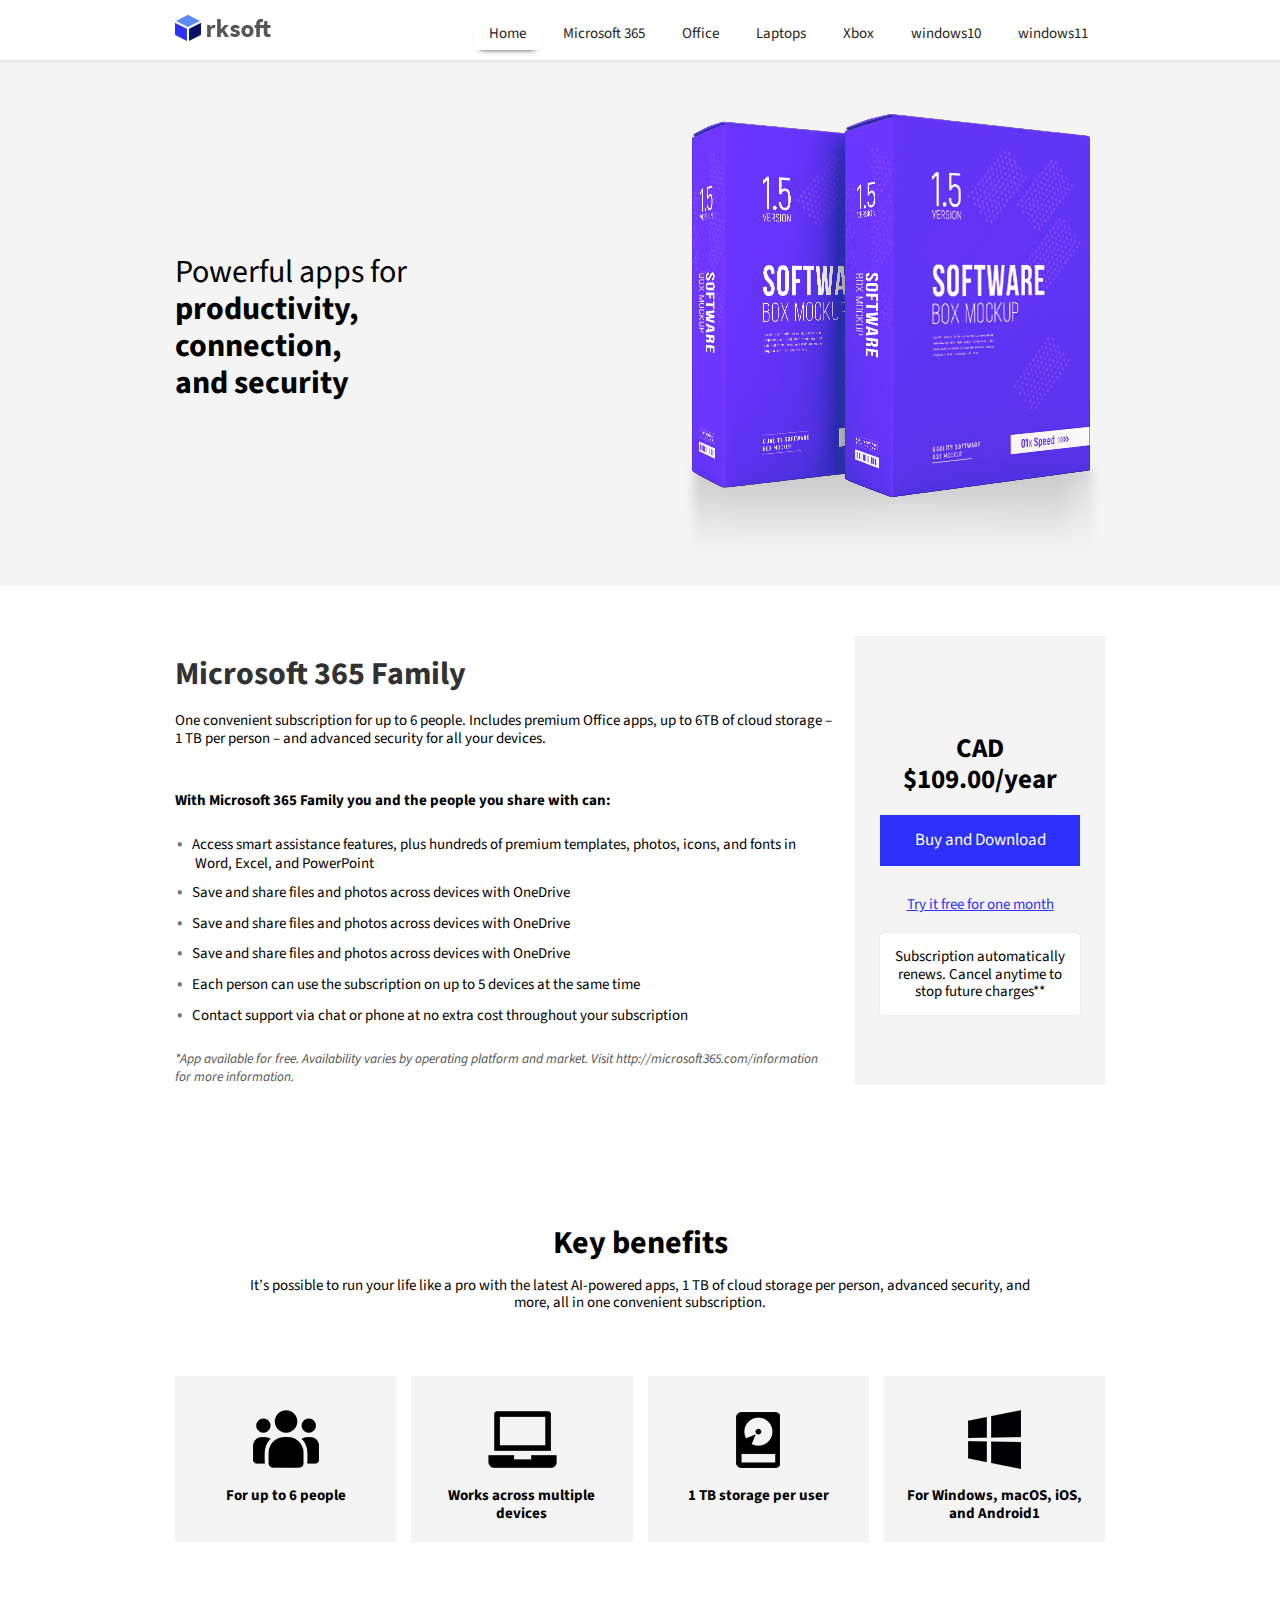
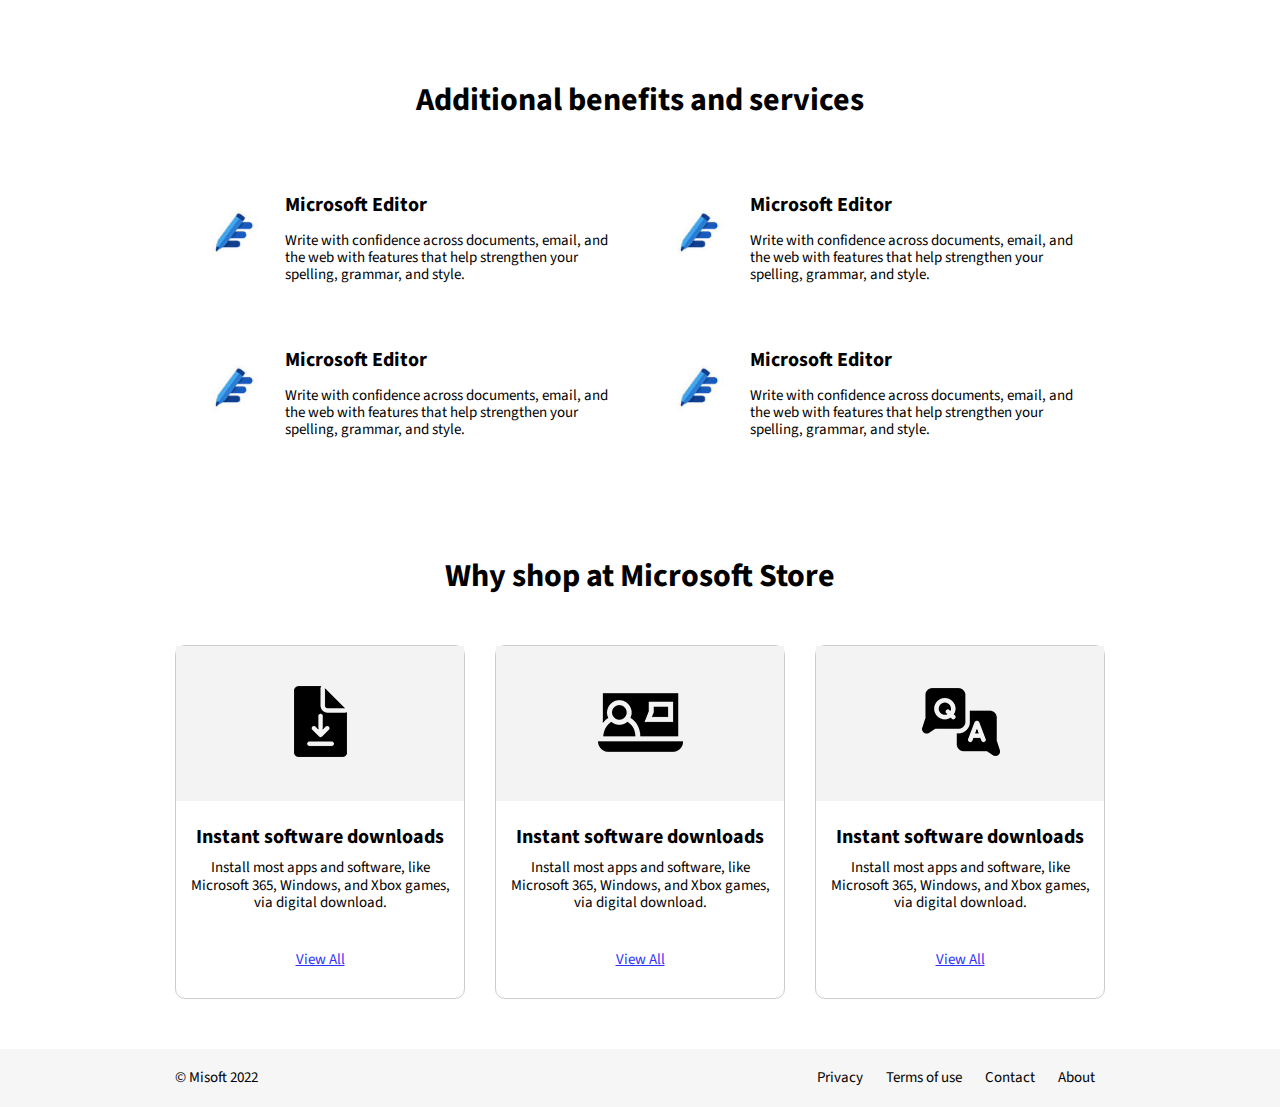
<file: index.html>
<!DOCTYPE html>

<head>
	<meta charset="utf-8">
	<meta name="viewport"
		content="width=device-width, initial-scale=1">
	<title>Typography</title>
	<link rel="stylesheet"
		type="text/css"
		href="css/page.css">
</head>

<body>


	<header>
		<div class="container hd-container">
			<div class="logo-block">
				<img alt="logo"
					src="img/logo.png">
			</div>
			<nav id="mySidebar"
				class="right-menu sidebar width-sidebar">
				<ul>
					<li class="nav-item"><a href="javacript:void(0)"
							class="closebtn"
							onclick="closeNav()">X</a></li>
					<li class="nav-item"><a href="index.html">Home</a></li>
					<li class="nav-item"><a href="microsoft365.html">Microsoft 365</a></li>
					<li class="nav-item"><a href="office.html">Office</a></li>
					<li class="nav-item"><a href="laptops.html">Laptops</a></li>
				          <li class="nav-item"><a href="xbox.html">Xbox</a></li>
          <li class="nav-item"><a href="windows10.html">windows10</a></li>
          <li class="nav-item"><a href="windows11.html">windows11</a></li>
				</ul>
			</nav>
			<div id="main">
				<button class="openbtn"
					onclick="openNav()"><img src="icons/menu.png"
						width="30px"></button>
			</div>
		</div>
	</header>

	<section class="banner">
		<div class="container">
			<div class="lf-txt">
				<h2>Powerful apps for <strong>productivity,</strong><strong>connection,</strong> <strong>and security</strong>
				</h2>
			</div>
			<div class="rgt-book"><img alt="Powerfull App"
					src="img/book.png"></div>
		</div>
	</section>


	<main class="main-section">
		<div class="container">


			<div class="sec-block">

				<div class="sc-lf-block">
					<h2 class="title">Microsoft 365 Family</h2>
					<p>One convenient subscription for up to 6 people. Includes premium Office apps, up to 6TB of cloud storage –
						1 TB per person – and advanced security for all your devices.</p>
					<strong>With Microsoft 365 Family you and the people you share with can:</strong>
					<ul>
						<li>Access smart assistance features, plus hundreds of premium templates, photos, icons, and fonts in Word,
							Excel, and PowerPoint</li>
						<li>Save and share files and photos across devices with OneDrive</li>
						<li>Save and share files and photos across devices with OneDrive</li>
						<li>Save and share files and photos across devices with OneDrive</li>
						<li>Each person can use the subscription on up to 5 devices at the same time</li>
						<li>Contact support via chat or phone at no extra cost throughout your subscription</li>

					</ul>
					<i>*App available for free. Availability varies by operating platform and market. Visit
						http://microsoft365.com/information for more information.</i>
				</div>
				<aside class="sc-right-block">
					<strong>CAD $109.00/year</strong>
					<a class="dn-btn"
						href="#">Buy and Download</a>
					<a class="nm-link"
						href="#">Try it free for one month</a>
					<span class="note-info">Subscription automatically renews. Cancel anytime to stop future charges**</span>

				</aside>
			</div>




			<div class="third-block">
				<div class="hd-bar">
					<h2>Key benefits</h2>
					<p>It’s possible to run your life like a pro with the latest AI-powered apps, 1 TB of cloud storage per
						person, advanced security, and <br>more, all in one convenient subscription.</p>
				</div>


				<div class="ky-benifits">

					<div class="gr-card">
						<div class="gr-img"><img alt="6 People"
								src="img/icon-1.png"></div>
						<strong>For up to 6 people</strong>
					</div>

					<div class="gr-card">
						<div class="gr-img"><img alt="Devices"
								src="img/icon-2.png"></div>
						<strong>Works across multiple devices</strong>
					</div>

					<div class="gr-card">
						<div class="gr-img"><img alt="Storage"
								src="img/icon-3.png"></div>
						<strong>1 TB storage per user</strong>
					</div>

					<div class="gr-card">
						<div class="gr-img"><img alt="OS"
								src="img/icon-4.png"></div>
						<strong>For Windows, macOS, iOS, and Android1</strong>
					</div>

				</div>


			</div>



			<div class="fourth-block">
				<div class="hd-bar">
					<h2>Additional benefits and services</h2>
				</div>

				<div class="ser-block">
					<div class="card">
						<div class="imageblock">
							<img alt="Microsoft Editor"
								src="img/pencil.jpg">
						</div>
						<div class="cd-txt">
							<h3>Microsoft Editor</h3>
							<p>Write with confidence across documents, email, and the web with features that help strengthen your
								spelling, grammar, and style.</p>
						</div>
					</div>

					<div class="card">
						<div class="imageblock">
							<img alt="Microsoft Editor"
								src="img/pencil.jpg">
						</div>
						<div class="cd-txt">
							<h3>Microsoft Editor</h3>
							<p>Write with confidence across documents, email, and the web with features that help strengthen your
								spelling, grammar, and style.</p>
						</div>
					</div>


					<div class="card">
						<div class="imageblock">
							<img alt="Microsoft Editor"
								src="img/pencil.jpg">
						</div>
						<div class="cd-txt">
							<h3>Microsoft Editor</h3>
							<p>Write with confidence across documents, email, and the web with features that help strengthen your
								spelling, grammar, and style.</p>
						</div>
					</div>


					<div class="card">
						<div class="imageblock">
							<img alt="Microsoft Editor"
								src="img/pencil.jpg">
						</div>
						<div class="cd-txt">
							<h3>Microsoft Editor</h3>
							<p>Write with confidence across documents, email, and the web with features that help strengthen your
								spelling, grammar, and style.</p>
						</div>
					</div>
				</div>

			</div>

			<div class="fifith-block">
				<div class="hd-bar">
					<h2>Why shop at Microsoft Store</h2>
				</div>

				<div class="str-block">

					<div class="border-card">
						<div class="br-img"><img alt="Downloads"
								src="img/download.png"></div>
						<h3>Instant software downloads</h3>
						<p>Install most apps and software, like Microsoft 365, Windows, and Xbox games, via digital download.</p>
						<a href="#">View All</a>
					</div>

					<div class="border-card">
						<div class="br-img"><img alt="virtual"
								src="img/virtual.png"></div>
						<h3>Instant software downloads</h3>
						<p>Install most apps and software, like Microsoft 365, Windows, and Xbox games, via digital download.</p>
						<a href="#">View All</a>
					</div>


					<div class="border-card">
						<div class="br-img"><img alt="Qa"
								src="img/qa.png"></div>
						<h3>Instant software downloads</h3>
						<p>Install most apps and software, like Microsoft 365, Windows, and Xbox games, via digital download.</p>
						<a href="#">View All</a>
					</div>

				</div>
			</div>


		</div>
	</main>


	<footer>
		<div class="container">
			<div class="footer-block">
				<div class="left-footer"><span>© Misoft 2022</span></div>
				<div class="right-footer">
					<a href="#">Privacy</a>
					<a href="#">Terms of use</a>
					<a href="#">Contact</a>
					<a href="#">About</a>
				</div>
			</div>
		</div>

	</footer>

	<!-- scripts -->
	<script src="js/navActive.js"></script>
	<script src="js/navResponsive.js"></script>
</body>

</html>
</file>
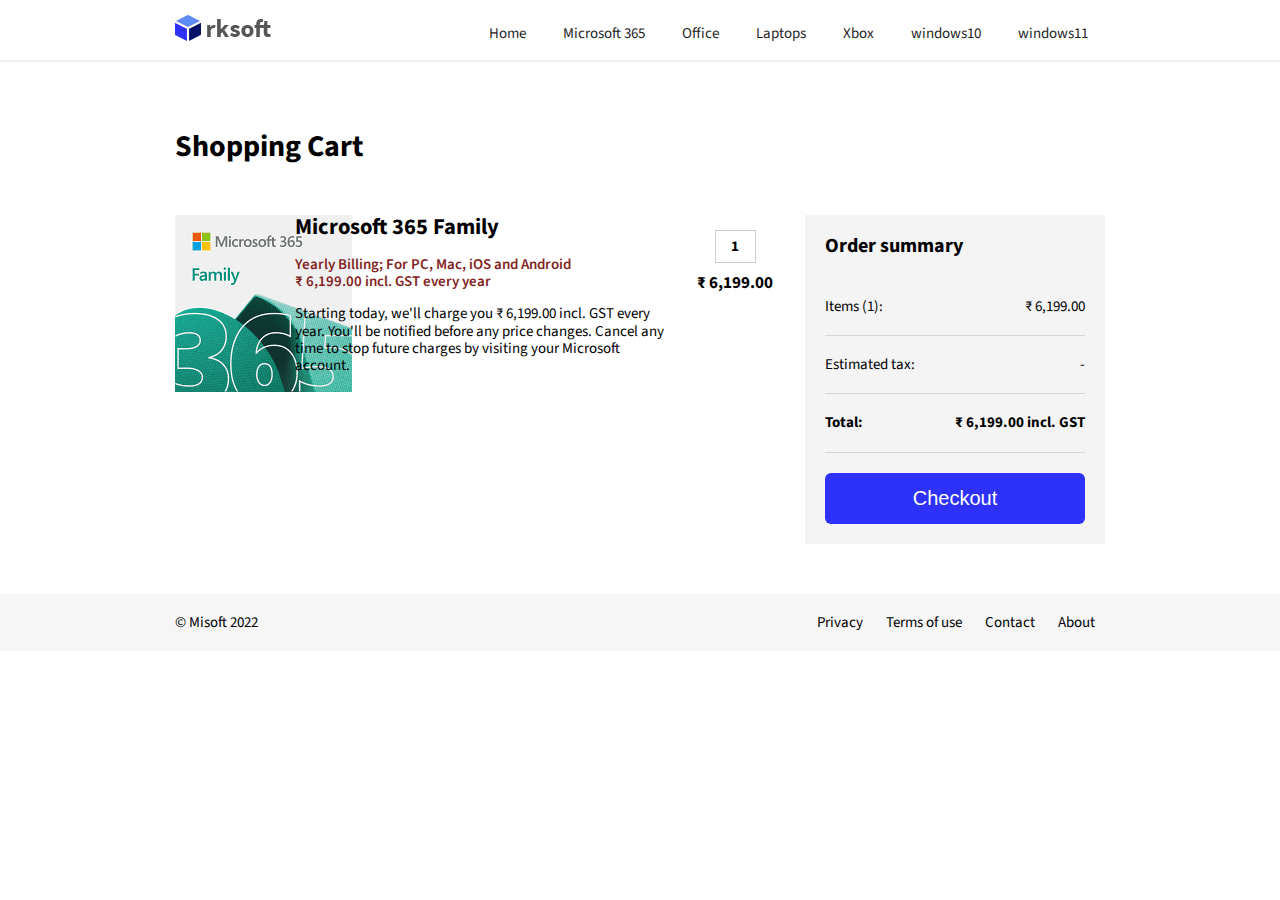
<file: cart.html>
<!DOCTYPE html>

<head>
	<meta charset="utf-8">
	<meta name="viewport"
		content="width=device-width, initial-scale=1">
	<title>Typography</title>
	<link rel="stylesheet"
		type="text/css"
		href="css/page.css">
</head>

<body>


	<header>
		<div class="container hd-container">
			<div class="logo-block">
				<img alt="logo"
					src="img/logo.png">
			</div>
			<nav id="mySidebar"
				class="right-menu sidebar width-sidebar">
				<ul>
					<li class="nav-item"><a href="javacript:void(0)"
							class="closebtn"
							onclick="closeNav()">X</a></li>
					<li class="nav-item"><a href="index.html">Home</a></li>
					<li class="nav-item"><a href="microsoft365.html">Microsoft 365</a></li>
					<li class="nav-item"><a href="office.html">Office</a></li>
					<li class="nav-item"><a href="laptops.html">Laptops</a></li>
				          <li class="nav-item"><a href="xbox.html">Xbox</a></li>
          <li class="nav-item"><a href="windows10.html">windows10</a></li>
          <li class="nav-item"><a href="windows11.html">windows11</a></li>
				</ul>
			</nav>
			<div id="main">
				<button class="openbtn"
					onclick="openNav()"><img src="icons/menu.png"
						width="30px"></button>
			</div>
		</div>
	</header>



	<main class="main-section">

		<div class="container">

			<h1 class="page-heading">Shopping Cart</h1>
			<div class="pro-container">
				<div class="product-block">
					<div class="pr-image"><img alt="Microsoft 365 Family"
							src="img/pr.png"></div>
					<div class="pr-info">
						<h2>Microsoft 365 Family</h2>
						<p class="note">Yearly Billing; For PC, Mac, iOS and Android <br>₹ 6,199.00 incl. GST every year</p>
						<span>Starting today, we'll charge you ₹ 6,199.00 incl. GST every year. You'll be notified before any price
							changes. Cancel any time to stop future charges by visiting your Microsoft account. </span>
					</div>
					<div class="pr-price">
						<span>1</span>
						<strong>₹ 6,199.00</strong>
					</div>
				</div>

				<aside>
					<div class="smry-block">
						<h2>Order summary</h2>
						<div class="itemlist">
							<span>Items (1):</span>
							<span>₹ 6,199.00</span>
						</div>
						<div class="itemlist">
							<span>Estimated tax:</span>
							<span>-</span>
						</div>

						<div class="itemlist">
							<strong>Total:</strong>
							<strong>₹ 6,199.00 incl. GST</strong>
						</div>

						<button>Checkout</button>

					</div>
				</aside>

			</div>

		</div>


	</main>


	<footer>
		<div class="container">
			<div class="footer-block">
				<div class="left-footer"><span>© Misoft 2022</span></div>
				<div class="right-footer">
					<a href="">Privacy</a>
					<a href="">Terms of use</a>
					<a href="">Contact</a>
					<a href="">About</a>
				</div>
			</div>
		</div>

	</footer>

	<!-- scripts -->
	<script src="js/navActive.js"></script>
	<script src="js/navResponsive.js"></script>

</body>

</html>
</file>
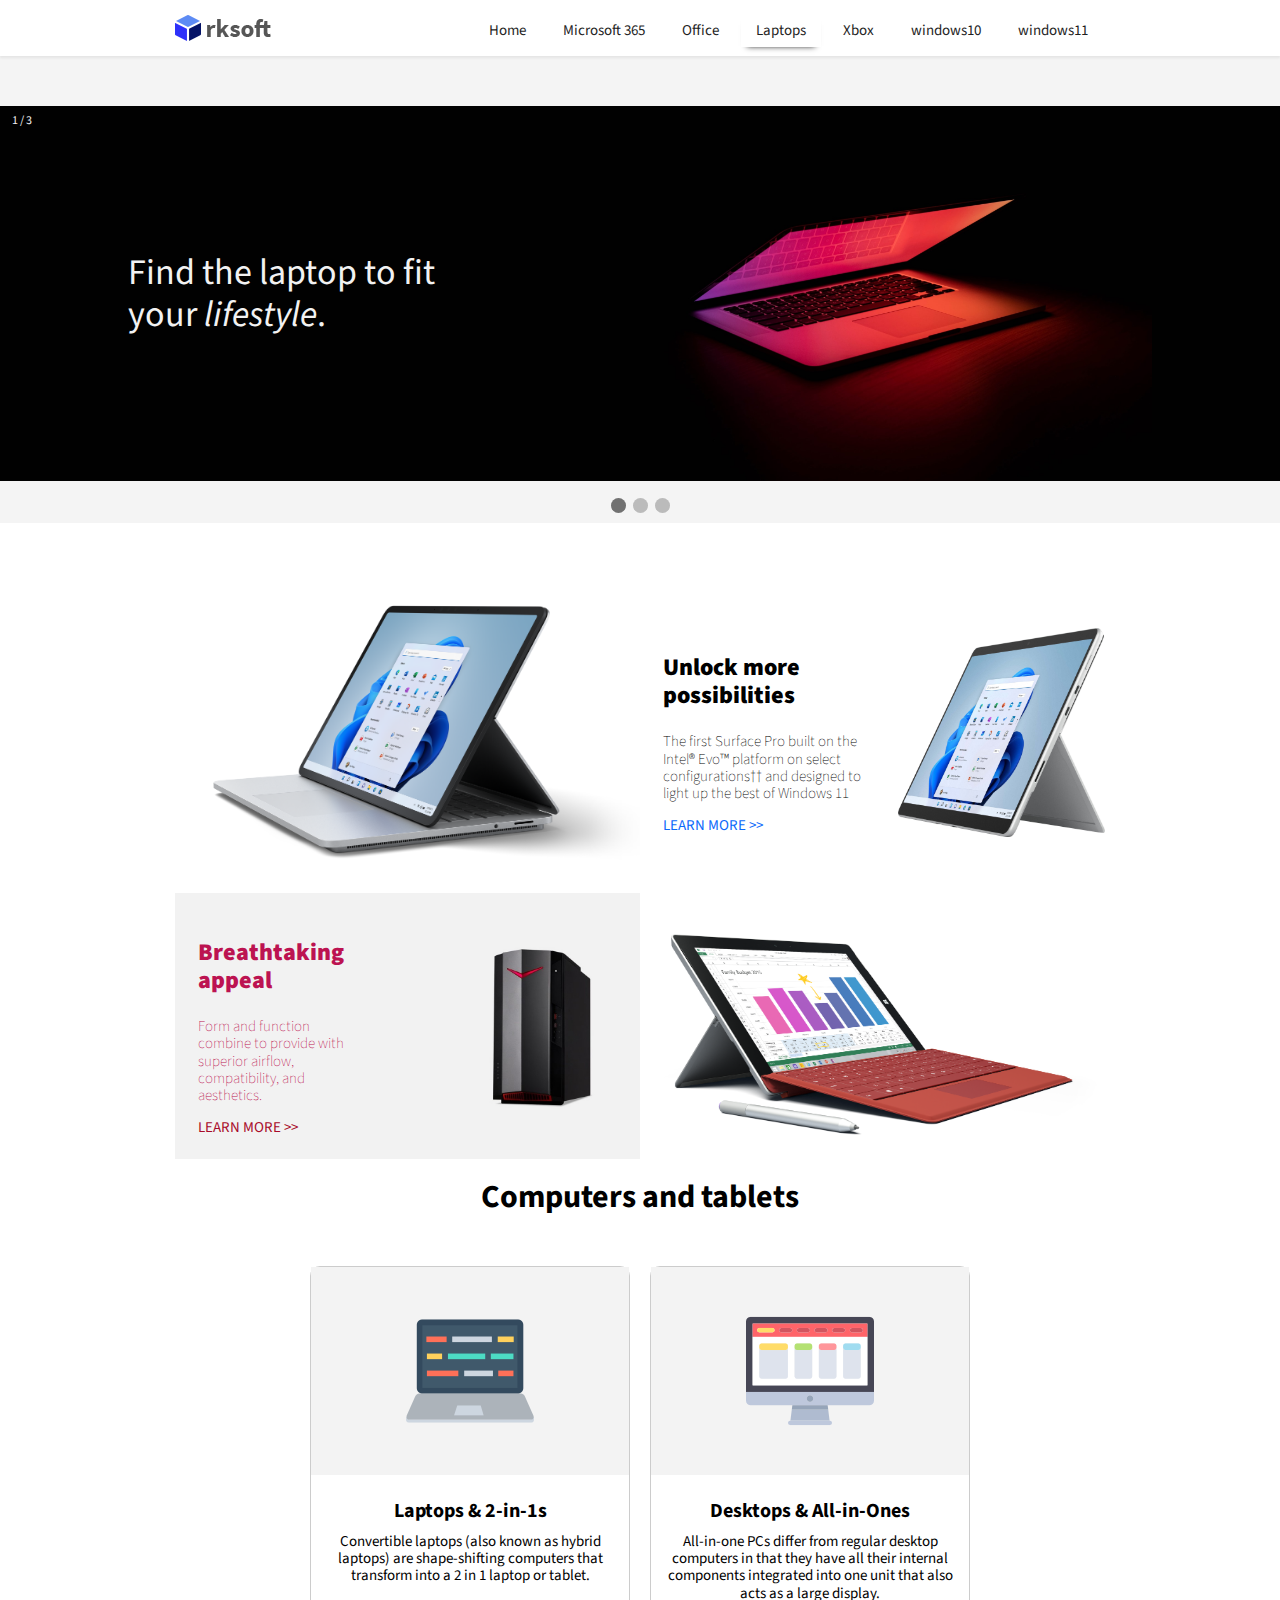
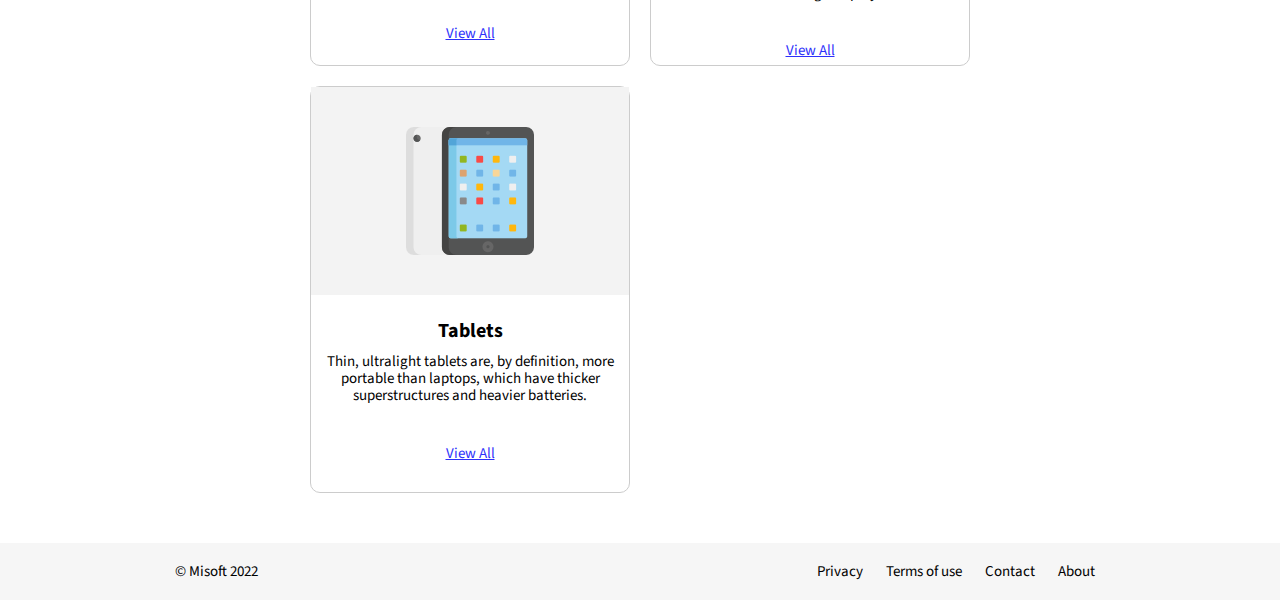
<file: laptops.html>
<!-- todo: html css validation -->
<!-- todo: carousel art direction -->
<!-- todo: responsive navbar -->
<!DOCTYPE html>

<head>
  <meta charset="utf-8">
  <title>Typography</title>
  <!-- Prevent smartphones from scaling pages down -->
  <meta name="viewport"
    content="width=device-width, initial-scale=1">
  <meta name="Keywords"
    content="laptops, xbox, software, office" />
  <meta name="Description"
    content="Software and hardware website" />
  <!-- Normalize.css makes browsers render all elements more consistently and in line with modern standards. -->
  <link rel="stylesheet"
    type="text/css"
    href="css/normalize.css">
  <link rel="stylesheet"
    type="text/css"
    href="css/page.css">
  <link rel="stylesheet"
    type="text/css"
    href="css/laptops.css">
  <link rel="stylesheet"
    type="text/css"
    href="css/laptops-carousel.css">
  <link rel="stylesheet"
    type="text/css"
    href="css/laptops-gallery.css">
  <!--[if lt IE 9]>
    <script src="http://html5shim.googlecode.com/svn/trunk/html5.js"></script>
  <![endif]-->
</head>

<body>


  <header>
    <div class="container hd-container">
      <div class="logo-block">
        <img alt="logo"
          src="img/logo.png">
      </div>
      <nav id="mySidebar"
        class="right-menu sidebar width-sidebar">
        <ul>
          <li class="nav-item"><a href="javacript:void(0)"
              class="closebtn"
              onclick="closeNav()">X</a></li>
          <li class="nav-item"><a href="index.html">Home</a></li>
          <li class="nav-item"><a href="microsoft365.html">Microsoft 365</a></li>
          <li class="nav-item"><a href="office.html">Office</a></li>
          <li class="nav-item"><a href="laptops.html">Laptops</a></li>
                  <li class="nav-item"><a href="xbox.html">Xbox</a></li>
          <li class="nav-item"><a href="windows10.html">windows10</a></li>
          <li class="nav-item"><a href="windows11.html">windows11</a></li>
        </ul>
      </nav>
      <div id="main">
        <button class="openbtn"
          onclick="openNav()"><img src="icons/menu.png"
            width="30px"></button>
      </div>
    </div>
  </header>

  <section class="banner">
    <div class="slideshow-container">

      <div class="mySlides carousel-1-color">
        <div class="numbertext">1 / 3</div>
        <div class="carousel-grid-container">
          <div class="carousel-grid-item-1">
            <p class="heading-size">Find the laptop to fit your <i>lifestyle</i>.
            </p>
          </div>
          <div class="rgt-book">
            <picture>
              <source media="(max-width: 481px)"
                srcset="
img/laptops/carousel1/joshua-reddekopp-GkFQEOubrCo-unsplash_zuo9fw_c_scale,w_2040_cropped_mobile.jpg 1389w">
              <source media="(max-width: 960px)"
                srcset="
img/laptops/carousel1/joshua-reddekopp-GkFQEOubrCo-unsplash_zuo9fw_c_scale,w_2040.jpg 1389w">
              <img srcset="
img/laptops/carousel1/joshua-reddekopp-GkFQEOubrCo-unsplash_zuo9fw_c_scale,w_2040.jpg 2040w"
                src="img/laptops/carousel1/joshua-reddekopp-GkFQEOubrCo-unsplash_zuo9fw_c_scale,w_2040.jpg"
                alt="">
            </picture>
          </div>
        </div>
      </div>

      <div class="mySlides carousel-2-color">
        <div class="numbertext">2 / 3</div>
        <div class="carousel-grid-container">
          <div class="carousel-grid-item-1">
            <p class="heading-size">Strong <i>statement</i>, tiny <i>footprint</i>
            </p>
          </div>
          <div class="rgt-book">
            <picture>
              <source media="(max-width: 481px)"
                srcset="
img/laptops/carousel2/laptop-cat_images_hoc7oo_c_scale,w_2040_cropped_mobile.jpg">
              <source media="(max-width: 960px)"
                srcset="
img/laptops/carousel2/laptop-cat_images_hoc7oo_c_scale,w_2040_cropped_mobile.jpg">
              <img srcset="
img/laptops/carousel2/laptop-cat_images_hoc7oo_c_scale,w_2040.jpg"
                src="img/laptops/carousel2/laptop-cat_images_hoc7oo_c_scale,w_2040.jpg"
                alt="">
            </picture>
          </div>
        </div>
      </div>

      <div class="mySlides carousel-3-color">
        <div class="numbertext">3 / 3</div>
        <div class="carousel-grid-container">
          <div class="carousel-grid-item-1">
            <p class="heading-size">Designed to <i>impress</i> & <i>perform</i>
            </p>
          </div>
          <div class="rgt-book">
            <picture>
              <source media="(max-width: 481px)"
                srcset="img/laptops/carousel3/joshua-reddekopp-SyYmXSDnJ54-unsplash_qo6tdq_c_scale,w_2040_cropped_mobile.jpg">
              <source media="(max-width: 960px)"
                srcset="img/laptops/carousel3/joshua-reddekopp-SyYmXSDnJ54-unsplash_qo6tdq_c_scale,w_2040_cropped_mobile.jpg">
              <img srcset="img/laptops/carousel3/joshua-reddekopp-SyYmXSDnJ54-unsplash_qo6tdq_c_scale,w_2040.jpg"
                src="img/laptops/carousel3/joshua-reddekopp-SyYmXSDnJ54-unsplash_qo6tdq_c_scale,w_2040.jpg"
                alt="">
            </picture>
          </div>
        </div>
      </div>

      <br>
      <div style="text-align:center">
        <span class="dot"></span>
        <span class="dot"></span>
        <span class="dot"></span>
      </div>
    </div>
  </section>


  <main class="main-section">

    <div class="container">

      <!-- Photo Grid -->
      <div class="myGallery">

        <div class="item item1">
          <picture>
            <source media="(min-width: 768px)"
              srcset="img/laptops/gallery/RE4OXzi.png">
            <source media="(min-width: 0px)"
              srcset="img/laptops/gallery/RE4OXzi_cropped_mobile.png">
            <img src="img/laptops/gallery/RE4OXzi.png" />
          </picture>
          <span class="caption">
            <p class="item-heading">The most powerful Pro</p>
            <p class="item-text">Surface Pro 8 combines the power of a laptop with the flexibility of a tablet, and
              every angle in between, with the iconic Kickstand and larger 13" touchscreen.</p>
            <a href="#"
              class="item1-link">SEE IT IN ACTION >></a>
          </span>
        </div>
        <div class="item item2">
          <div class="item2-text">
            <p class="item-heading">Unlock more possibilities
            </p>
            <p class="item-text">The first Surface Pro built on the Intel® Evo™ platform on select configurations†† and
              designed to light up the best of Windows 11</p>
            <a href="#"
              class="item2-link">LEARN MORE >></a>
          </div>
          <div class="overflow-hidden item2-img-container">
            <picture>
              <img
                src="img/laptops/gallery/microsoft_surface_pro_8_13_pixelsense_touchscreen_tablet_-_platinum_-_1tejar_3.jpg" />
            </picture>
          </div>
        </div>
        <div class="item item3">
          <picture>
            <source media="(min-width: 768px)"
              srcset="img/laptops/gallery/surface_cropped_desktop.png">
            <img src="img/laptops/gallery/surface_cropped_mobile.png" />
          </picture>
          <span class="caption">
            <p class="item-heading">The ultimate creative studio.</p>
            <p class="item-text">Let your ideas flow with brilliant color, blazing graphics, faster processors,
              intuitive tools, and a stunning display</p>
            <a href="#"
              class="item3-link">LEARN MORE >></a>
          </span>
        </div>

        <div class="item item4">
          <div class="item4-text">
            <p class="item-heading">Breathtaking appeal
            </p>
            <p class="item-text">Form and function combine to provide with
              superior airflow, compatibility, and aesthetics.</p>
            <a href="#"
              class="item4-link">LEARN MORE >></a>
          </div>
          <div class="overflow-hidden item4-img-container">
            <picture>
              <source media="(min-width: 768px)"
                srcset="img/laptops/gallery/RWOOxp.jpg">
              <img src="img/laptops/gallery/RWOOxp_cropped_mobile.jpg" />
            </picture>
          </div>
        </div>
      </div>


      <div class="fifith-block">
        <div class="hd-bar">
          <h2>Computers and tablets</h2>
        </div>

        <div class="my-str-block">

          <div class="border-card">
            <div class="br-img"><img alt="Downloads"
                src="img/laptops/fifth-block/laptop.png"></div>
            <h3>Laptops & 2-in-1s</h3>
            <p>Convertible laptops (also known as hybrid laptops) are shape-shifting computers that transform into a 2
              in 1 laptop or tablet.</p>
            <a href="#">View All</a>
          </div>

          <div class="border-card">
            <div class="br-img"><img alt="virtual"
                src="img/laptops/fifth-block/monitor.png"></div>
            <h3>Desktops & All-in-Ones</h3>
            <p>All-in-one PCs differ from regular desktop computers in that they have all their internal components
              integrated into one unit that also acts as a large display.</p>
            <a href="#">View All</a>
          </div>


          <div class="border-card">
            <div class="br-img"><img alt="Qa"
                src="img/laptops/fifth-block/ipad.png"></div>
            <h3>Tablets</h3>
            <p>Thin, ultralight tablets are, by definition, more portable than laptops, which have thicker
              superstructures and heavier batteries.</p>
            <a href="#">View All</a>
          </div>

        </div>
      </div>


    </div>
  </main>


  <footer>
    <div class="container">
      <div class="footer-block">
        <div class="left-footer"><span>© Misoft 2022</span></div>
        <div class="right-footer">
          <a href="#">Privacy</a>
          <a href="#">Terms of use</a>
          <a href="#">Contact</a>
          <a href="#">About</a>
        </div>
      </div>
    </div>

  </footer>

  <!-- scripts -->
  <script src="js/navActive.js"></script>
  <script src="js/carouselSlideshow.js"></script>
  <script src="js/navResponsive.js"></script>
</body>

</html>
</file>
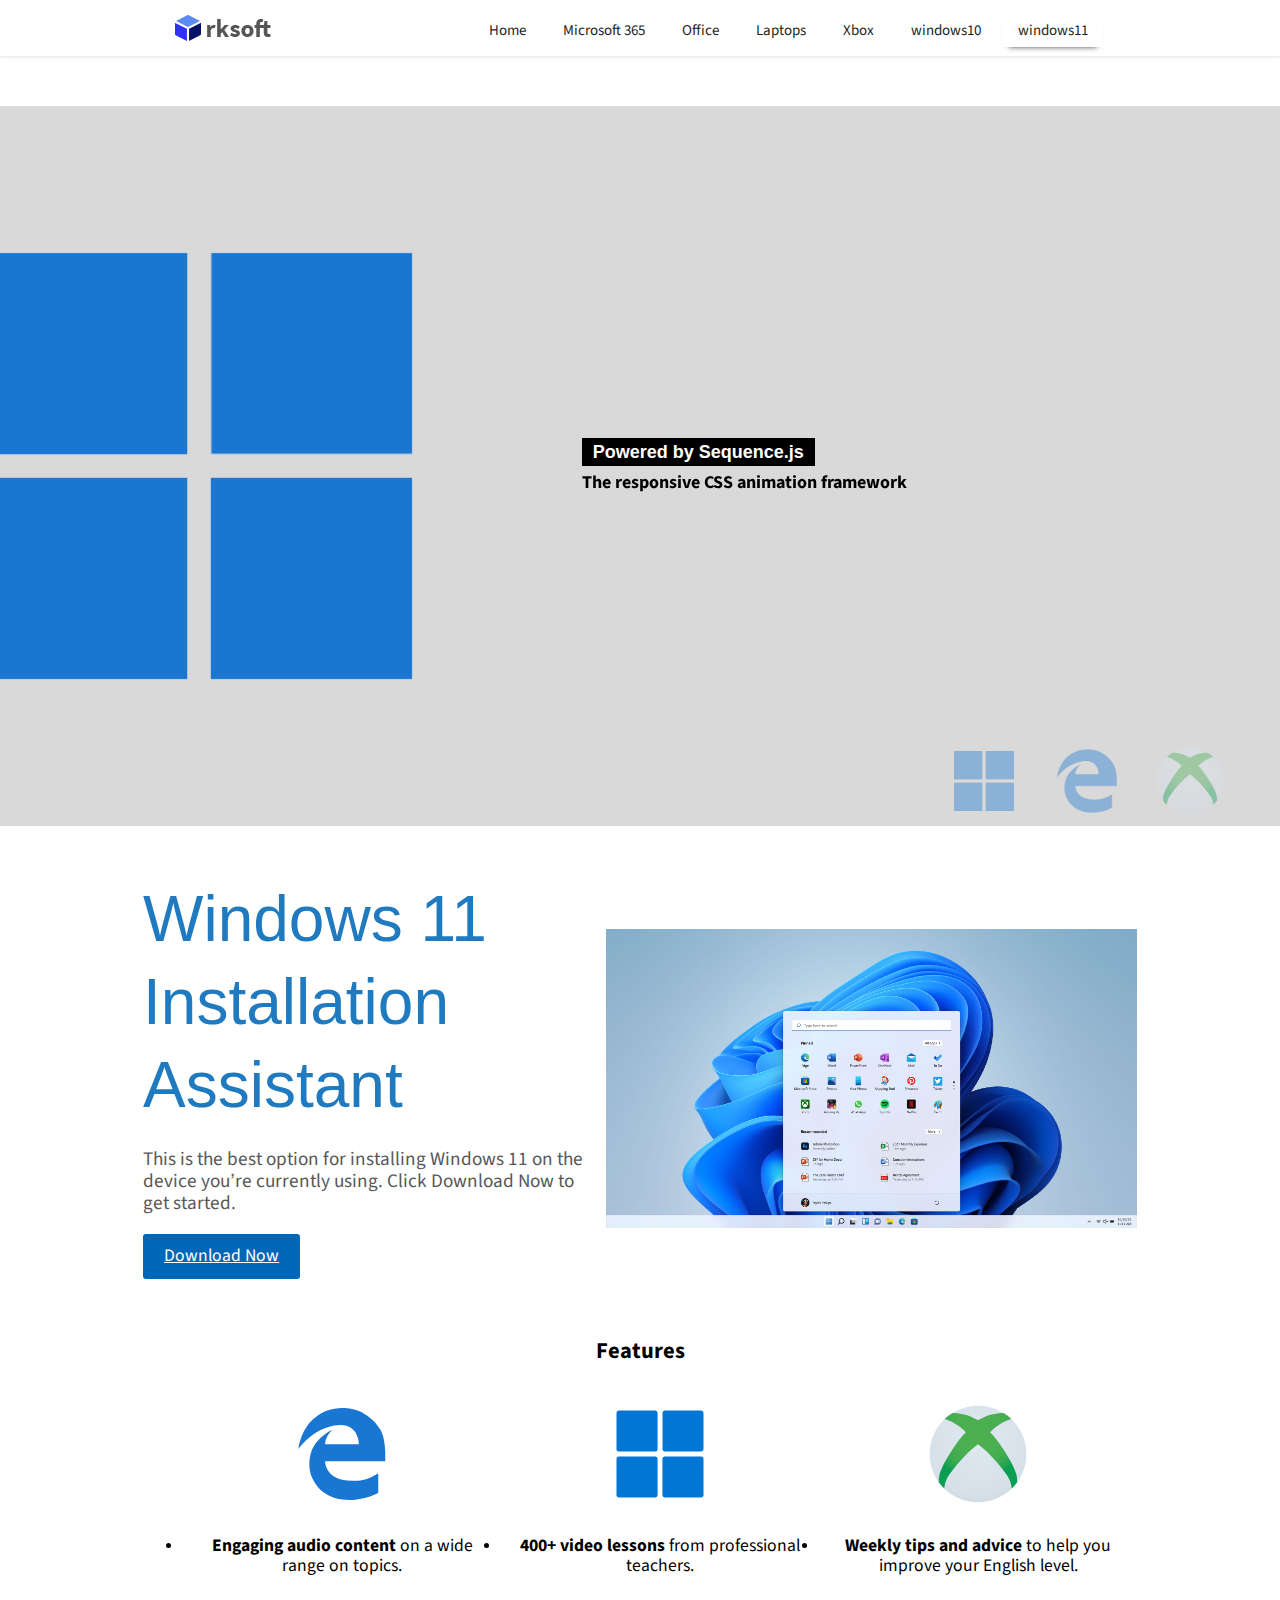
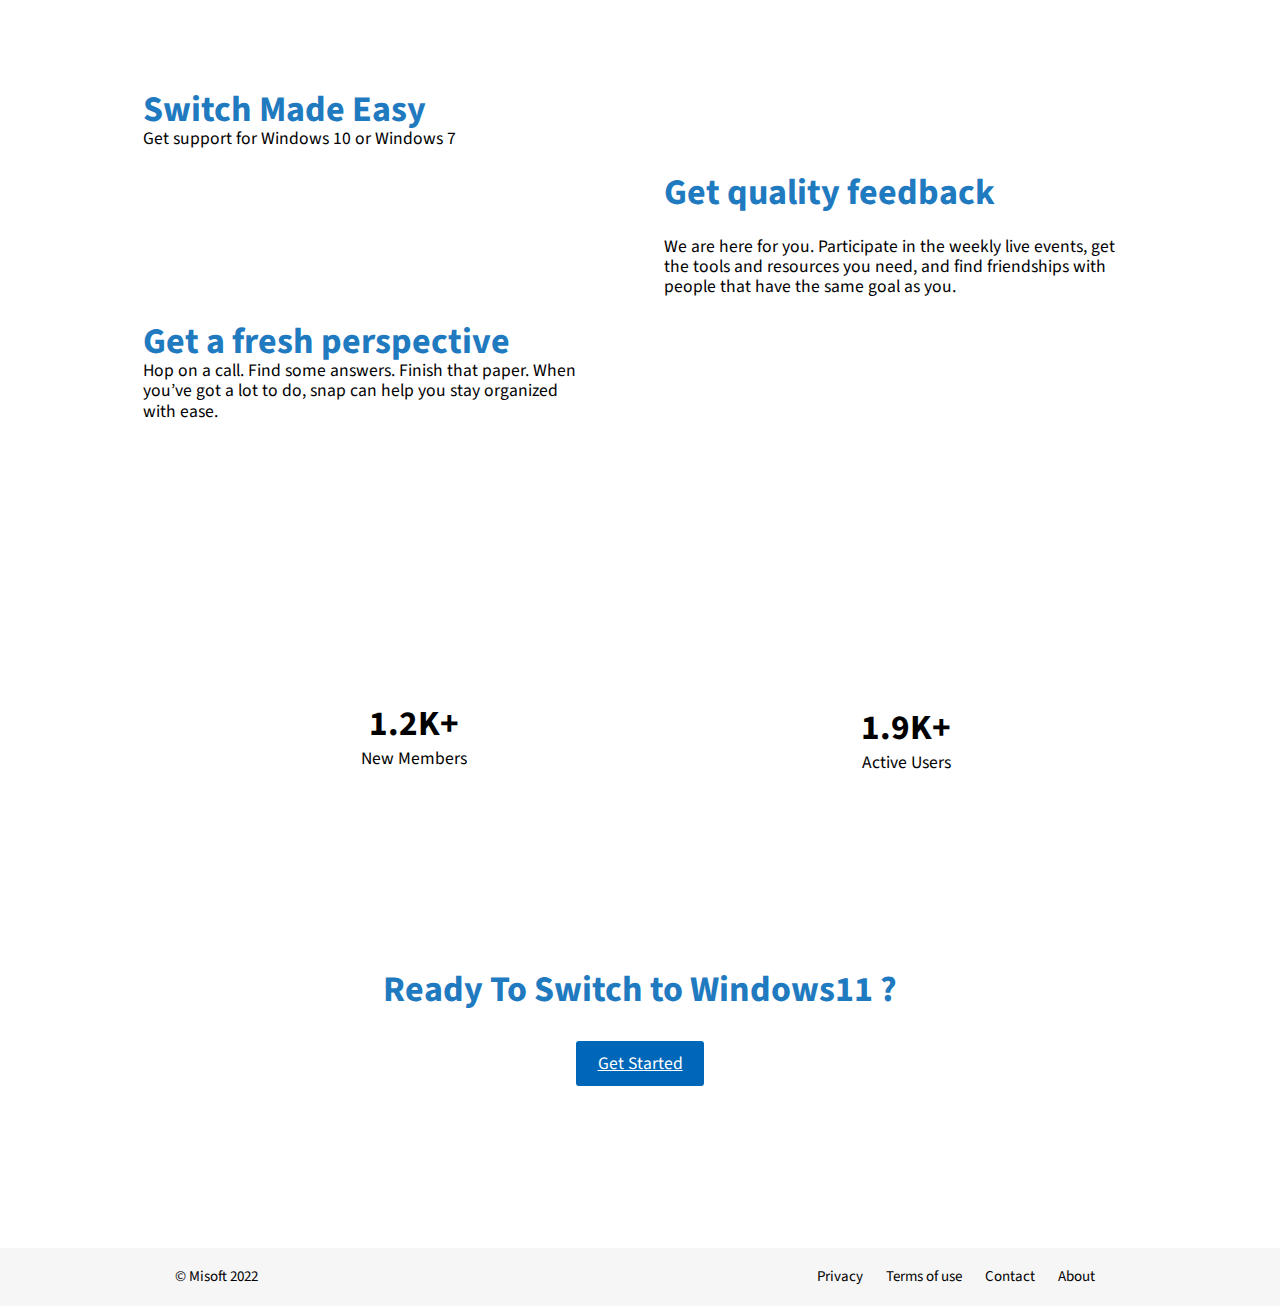
<file: windows11.html>
<!DOCTYPE html>

<head>
  <meta charset="utf-8">
  <title>Typography</title>
  <!-- Prevent smartphones from scaling pages down -->
  <meta name="viewport" content="width=device-width, initial-scale=1">
  <meta name="Keywords" content="laptops, xbox, software, office" />
  <meta name="Description" content="Software and hardware website" />
  <!-- Normalize.css makes browsers render all elements more consistently and in line with modern standards. -->
  <link rel="stylesheet" type="text/css" href="css/normalize.css">
  <link rel="stylesheet" type="text/css" href="css/page.css">
  <link rel="stylesheet" type="text/css" href="css/xbox.css">
  <link rel="stylesheet" type="text/css" href="css/xbox-carousel.css">
  <link rel="stylesheet" type="text/css" href="css/xbox-gallery.css">
  <link rel="stylesheet" type="text/css" href="css/windows11.css">
  <!--[if lt IE 9]>
    <script src="http://html5shim.googlecode.com/svn/trunk/html5.js"></script>
  <![endif]-->
</head>

<body>


  <header>
    <div class="container hd-container">
      <div class="logo-block">
        <img alt="logo" src="img/logo.png">
      </div>
      <nav id="mySidebar" class="right-menu sidebar width-sidebar">
        <ul>
          <li class="nav-item"><a href="javacript:void(0)" class="closebtn" onclick="closeNav()">X</a></li>
          <li class="nav-item"><a href="index.html">Home</a></li>
          <li class="nav-item"><a href="microsoft365.html">Microsoft 365</a></li>
          <li class="nav-item"><a href="office.html">Office</a></li>
          <li class="nav-item"><a href="laptops.html">Laptops</a></li>
          <li class="nav-item"><a href="xbox.html">Xbox</a></li>
          <li class="nav-item"><a href="windows10.html">windows10</a></li>
          <li class="nav-item"><a href="windows11.html">windows11</a></li>


        </ul>
      </nav>
      <div id="main">
        <button class="openbtn" onclick="openNav()"><img src="icons/menu.png" width="30px"></button>
      </div>
    </div>
  </header>




  <div class="main-section">


    <div id="sequence" class="seq">

      <div class="seq-screen">
        <ul class="seq-canvas">
          <li class="seq-in">
            <div class="seq-model">
              <img data-seq class="main-image" src="./img/w-11/icons8-windows-11-480.png" alt="img" />
            </div>

            <div class="seq-title">
              <h2 data-seq>Powered by Sequence.js</h2>
              <h3 data-seq>The responsive CSS animation framework</h3>
            </div>
          </li>

          <li>
            <div class="seq-model">
              <img data-seq class="main-image" src="./img/w-11/icons8-microsoft-edge-480.png" alt="img" />
            </div>

            <div class="seq-title">
              <h2 data-seq>Create Unique Animated Themes</h2>
              <h3 data-seq>For sliders, presentations, <br />banners, and other step-based applications</h3>
            </div>
          </li>

          <li>
            <div class="seq-model">
              <img data-seq class="main-image" src="./img/w-11/icons8-xbox-480.png" alt="img" />
            </div>

            <div class="seq-title">
              <h2 data-seq>Rapid Development of Step-Based Applications</h2>
              <h3 data-seq>All of the JavaScript functionality you need built-in</h3>
            </div>
          </li>
        </ul>
      </div>

      <fieldset class="seq-nav" aria-controls="sequence" aria-label="Slider buttons">
        <button type="button" class="seq-prev" aria-label="Previous">Previous</button>
        <button type="button" class="seq-next" aria-label="Next">Next</button>
      </fieldset>

      <ul role="navigation" aria-label="Pagination" class="seq-pagination">
        <li><a href="#step1" rel="step1" title="Go to slide 1"><img class="nav-icon"
              src="./img/w-11/icons8-windows-11-480.png" /></a>
        </li>
        <li><a href="#step2" rel="step2" title="Go to slide 2"><img class="nav-icon"
              src="./img/w-11/icons8-microsoft-edge-480.png" /></a>
        </li>
        <li><a href="#step3" rel="step3" title="Go to slide 3"><img class="nav-icon"
              src="./img/w-11/icons8-xbox-480.png" /></a>
        </li>
      </ul>
    </div>


    <section class="intro">
      <h1 class="intro__title">
        Windows 11 Installation Assistant
      </h1>
      <p class="intro__subtitle">
        This is the best option for installing Windows 11 on the device you’re currently using. Click Download Now to
        get started.
      </p>
      <a href="#" class="button">Download Now</a>
      <img class="intro__illustration" src="./img/w-11/windows-11-start_print.jpg" alt="" />
    </section>
    <section id="features" class="features">
      <h2 class="visuallyhidden">Features</h2>
      <ul class="features__list">
        <li>
          <svg xmlns="http://www.w3.org/2000/svg" viewBox="0 0 48 48" width="116px" height="116px">
            <path fill="#1976D2"
              d="M13.3,15.1C8.7,17.9,6,21.9,6,21.9s0.7-8.4,7.3-13.3c2.6-2,6.2-3.6,11-3.6c1.8,0,5.6,0.3,9,2.4s4.8,3.8,6.4,6.3c0.7,1.1,1.2,2.5,1.5,3.8c0.6,2.5,0.7,5.6,0.7,5.6V27H17c0,0-0.1,8.1,11.2,8.1c3.9,0,5.3-0.6,6.6-1c2-0.6,4.2-2.1,4.2-2.1v8c0,0-4.9,3-11.9,3c-2,0-4-0.2-6-0.8c-1.7-0.6-5.4-2-7.8-5.5c-0.9-1.2-1.8-2.9-2.3-4.5c-0.5-1.7-0.5-3.4-0.5-4.3c0-3.5,1.2-6.8,3.3-9.2C16.6,15.6,20,14,20,14s-3,2.8-3,6h14c0,0,0.1-8-7.7-8C20.1,12,16.1,13.4,13.3,15.1z" />
          </svg>
          <p><strong>Engaging audio content</strong> on a wide range on topics.</p>
        </li>
        <li>
          <svg xmlns="http://www.w3.org/2000/svg" viewBox="0 0 48 48" width="116px" height="116px">
            <path fill="#0077d4"
              d="M7,6h15c0.552,0,1,0.448,1,1v15c0,0.552-0.448,1-1,1H7c-0.552,0-1-0.448-1-1V7	C6,6.448,6.448,6,7,6z" />
            <path fill="#0077d4"
              d="M25.042,21.958V7c0-0.552,0.448-1,1-1H41c0.552,0,1,0.448,1,1v14.958	c0,0.552-0.448,1-1,1H26.042C25.489,22.958,25.042,22.511,25.042,21.958z" />
            <path fill="#0077d4"
              d="M7,25h15c0.552,0,1,0.448,1,1v15c0,0.552-0.448,1-1,1H7c-0.552,0-1-0.448-1-1V26	C6,25.448,6.448,25,7,25z" />
            <path fill="#0077d4"
              d="M25,41V26c0-0.552,0.448-1,1-1h15c0.552,0,1,0.448,1,1v15c0,0.552-0.448,1-1,1H26	C25.448,42,25,41.552,25,41z" />
          </svg>
          <p><strong>400+ video lessons</strong> from professional teachers.</p>
        </li>
        <li>
          <svg xmlns="http://www.w3.org/2000/svg" viewBox="0 0 48 48" width="116px" height="116px">
            <radialGradient id="2Jwv7LuZrao5GsFL~0k11a" cx="24" cy="18.435" r="40.735" gradientUnits="userSpaceOnUse">
              <stop offset="0" stop-color="#dfe9f2" />
              <stop offset=".543" stop-color="#d6e0e9" />
              <stop offset="1" stop-color="#bfc8d1" />
            </radialGradient>
            <path fill="url(#2Jwv7LuZrao5GsFL~0k11a)"
              d="M44,24c0,4.37-1.4,8.41-3.79,11.7c-0.66,0.93-1.41,1.8-2.23,2.59C34.37,41.82,29.44,44,24,44	s-10.37-2.18-13.98-5.71C9.2,37.5,8.45,36.63,7.79,35.7C5.4,32.41,4,28.37,4,24c0-5.69,2.37-10.81,6.18-14.45	c1-0.96,2.1-1.81,3.28-2.54C16.52,5.1,20.13,4,24,4s7.48,1.1,10.54,3.01c1.18,0.73,2.28,1.58,3.28,2.54C41.63,13.19,44,18.31,44,24z" />
            <radialGradient id="2Jwv7LuZrao5GsFL~0k11b" cx="23.891" cy="14.717" r="19.79"
              gradientUnits="userSpaceOnUse">
              <stop offset="0" stop-color="#4caf50" />
              <stop offset=".489" stop-color="#4aaf50" />
              <stop offset=".665" stop-color="#43ad50" />
              <stop offset=".79" stop-color="#38aa50" />
              <stop offset=".892" stop-color="#27a550" />
              <stop offset=".978" stop-color="#11a050" />
              <stop offset="1" stop-color="#0a9e50" />
            </radialGradient>
            <path fill="url(#2Jwv7LuZrao5GsFL~0k11b)"
              d="M40.21,35.7c-0.66,0.93-1.41,1.8-2.23,2.59c-0.07-0.61-0.31-2.47-0.98-3.79	c-1.5-3-8-11-13-14.5c-5,3.5-11.5,11.5-13,14.5c-0.67,1.32-0.91,3.18-0.98,3.79C9.2,37.5,8.45,36.63,7.79,35.7	C7.76,35.08,7.8,34.2,8,33c0.74-4.47,8.5-16,11-18c-3.4-3.4-6.8-4.91-8.82-5.45c1-0.96,2.1-1.81,3.28-2.54	C19.15,7.1,22.05,9.03,24,10c1.95-0.97,4.85-2.9,10.54-2.99c1.18,0.73,2.28,1.58,3.28,2.54C35.8,10.09,32.4,11.6,29,15	c2.5,2,10.26,13.53,11,18C40.2,34.2,40.24,35.08,40.21,35.7z" />
          </svg>
          <p><strong>Weekly tips and advice</strong> to help you improve your English level.</p>
        </li>
      </ul>
    </section>
    <section id="how-it-works" class="grow">
      <h2 class="section__title grow__title">Switch Made Easy</h2>
      <p>
        Get support for Windows 10 or Windows 7
      </p>


    </section>
    <div class="arrow-1"></div>
    <section class="get-feedback">
      <h2 class="section__title get-feedback__title">
        Get quality feedback
      </h2>
      <p>
        We are here for you. Participate in the weekly live events, get the tools and resources you need, and find
        friendships with people that have the same goal as you.
      </p>
      
    </section>
    <div class="arrow-2"></div>
    <section class="learning">
      <h2 class="section__title learning__title">
        Get a fresh perspective
      </h2>
      <p>
        Hop on a call. Find some answers. Finish that paper. When you’ve got a lot to do, snap can help you stay organized with ease.
      </p>
     
    </section>
    <div id="get-started" class="get-started">
      <ul>
        <li>
          <svg width="80" height="56" viewBox="0 0 80 56" fill="none" xmlns="http://www.w3.org/2000/svg"
            aria-hidden="true">
            <use xlink:href="#user"></use>
          </svg>
          <p><strong class="counter community-members">1.2</strong><strong>K+</strong></p>
          <p>New Members</p>
        </li>
        <li>
          <svg width="56" height="65" viewBox="0 0 56 65" fill="none" xmlns="http://www.w3.org/2000/svg"
            aria-hidden="true">
            <use xlink:href="#article"></use>
          </svg>
          <p><strong class="counter number-of-pages">1.9</strong><strong>K+</strong></p>
          <p>Active Users</p>
        </li>
      </ul>
    </div>
    <section class="start-learning">
      <h2 class="section__title">
        Ready To Switch to Windows11 ?
      </h2>
      <a href="#" class="button">Get Started</a>


    </section>

  </div>


  <script src="https://s3-us-west-2.amazonaws.com/s.cdpn.io/154/imagesloaded.pkgd.min.js"></script>
  <script src="https://s3-us-west-2.amazonaws.com/s.cdpn.io/154/hammer.min.js"></script>
  <script src="https://s3-us-west-2.amazonaws.com/s.cdpn.io/154/sequence.min.js"></script>

  </main>


  <footer>
    <div class="container">
      <div class="footer-block">
        <div class="left-footer"><span>© Misoft 2022</span></div>
        <div class="right-footer">
          <a href="#">Privacy</a>
          <a href="#">Terms of use</a>
          <a href="#">Contact</a>
          <a href="#">About</a>
        </div>
      </div>
    </div>

  </footer>

  <!-- scripts -->
  <script src="js/navActive.js"></script>
  <script src="js/carouselSlideshow.js"></script>
  <script src="js/navResponsive.js"></script>
  <script src="js/windows11.js"></script>
</body>

</html>
</file>
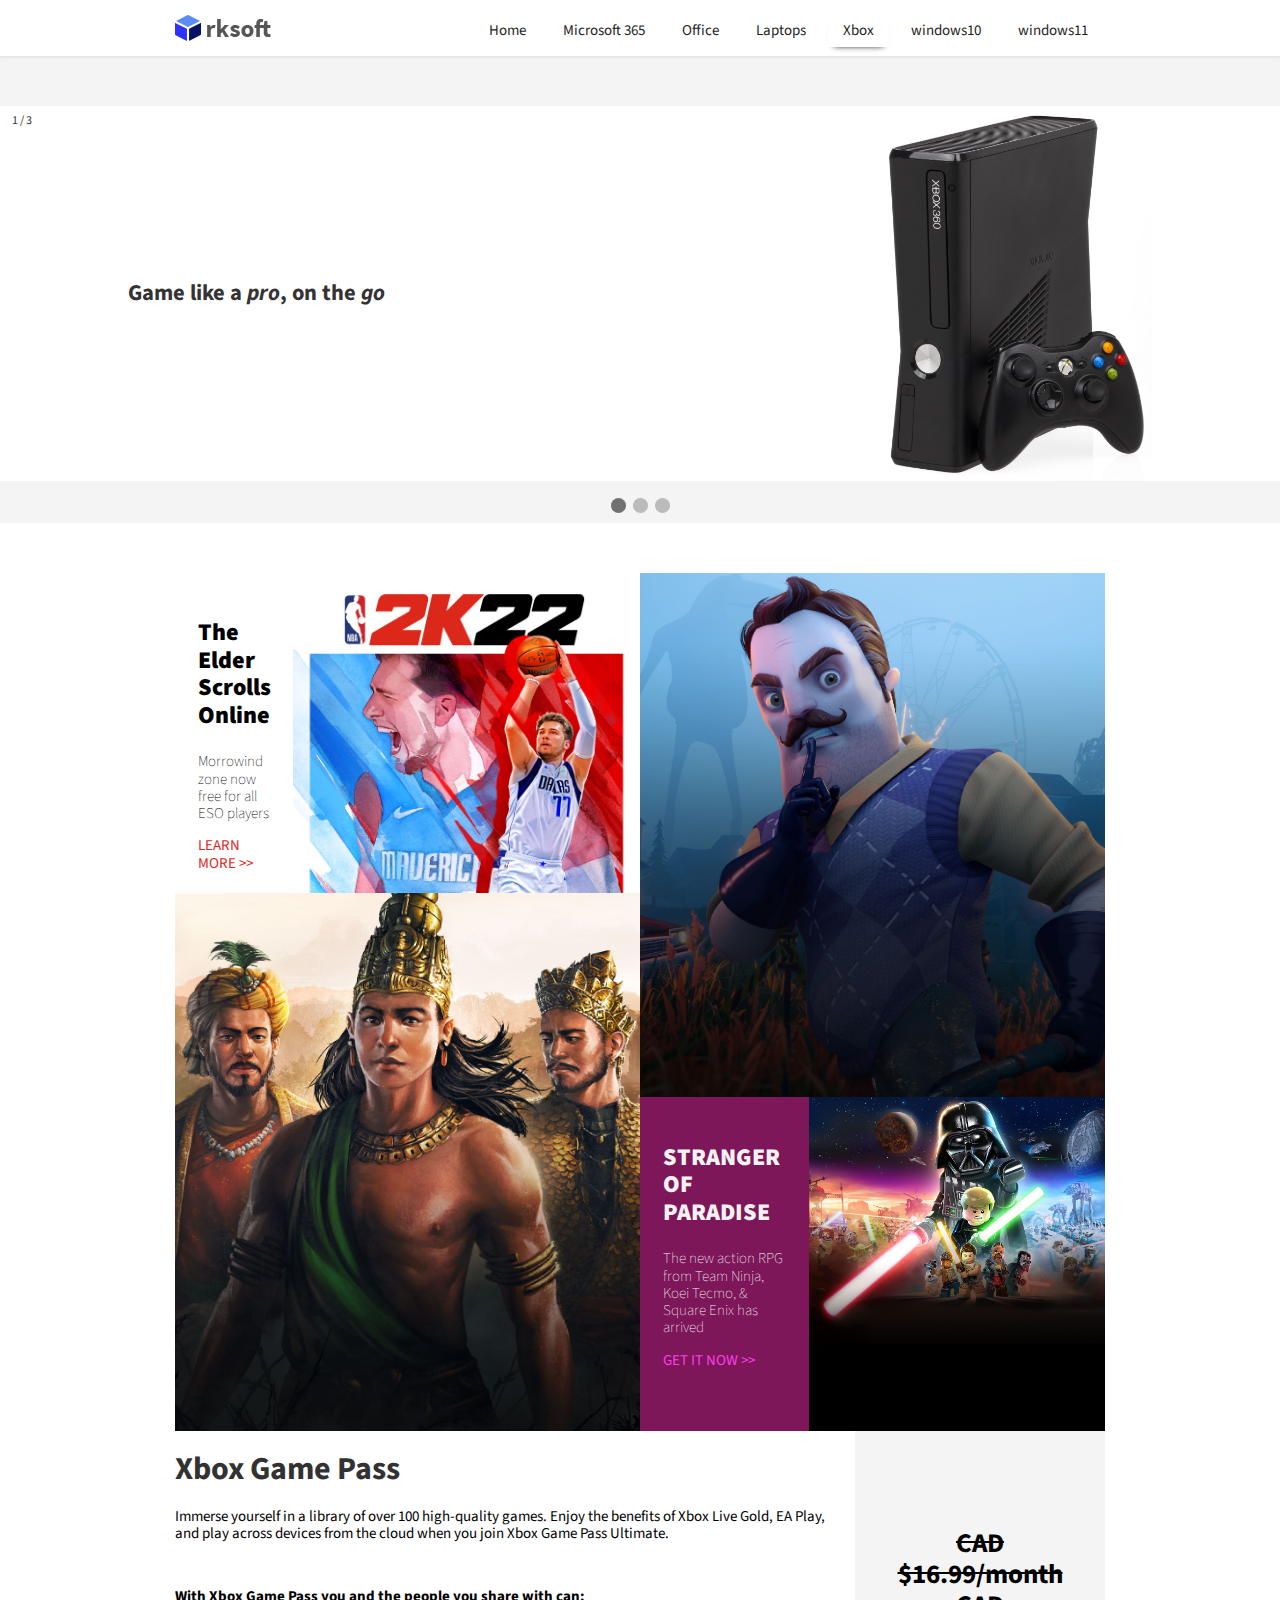
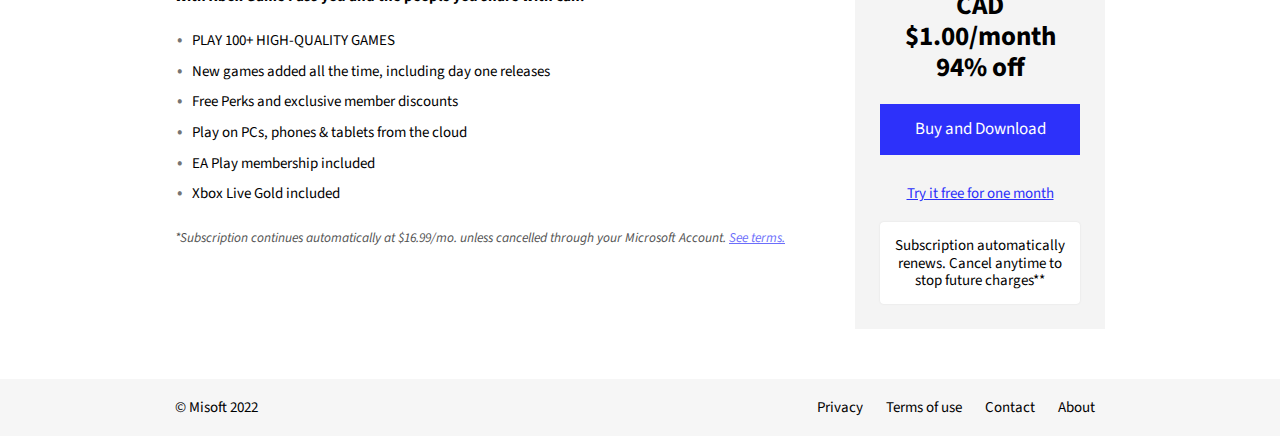
<file: xbox.html>
<!DOCTYPE html>

<head>
  <meta charset="utf-8">
  <title>Typography</title>
  <!-- Prevent smartphones from scaling pages down -->
  <meta name="viewport"
    content="width=device-width, initial-scale=1">
  <meta name="Keywords"
    content="laptops, xbox, software, office" />
  <meta name="Description"
    content="Software and hardware website" />
  <!-- Normalize.css makes browsers render all elements more consistently and in line with modern standards. -->
  <link rel="stylesheet"
    type="text/css"
    href="css/normalize.css">
  <link rel="stylesheet"
    type="text/css"
    href="css/page.css">
  <link rel="stylesheet"
    type="text/css"
    href="css/xbox.css">
  <link rel="stylesheet"
    type="text/css"
    href="css/xbox-carousel.css">
  <link rel="stylesheet"
    type="text/css"
    href="css/xbox-gallery.css">
  <!--[if lt IE 9]>
    <script src="http://html5shim.googlecode.com/svn/trunk/html5.js"></script>
  <![endif]-->
</head>

<body>


  <header>
    <div class="container hd-container">
      <div class="logo-block">
        <img alt="logo"
          src="img/logo.png">
      </div>
      <nav id="mySidebar"
        class="right-menu sidebar width-sidebar">
        <ul>
          <li class="nav-item"><a href="javacript:void(0)"
              class="closebtn"
              onclick="closeNav()">X</a></li>
          <li class="nav-item"><a href="index.html">Home</a></li>
          <li class="nav-item"><a href="microsoft365.html">Microsoft 365</a></li>
          <li class="nav-item"><a href="office.html">Office</a></li>
          <li class="nav-item"><a href="laptops.html">Laptops</a></li>
                  <li class="nav-item"><a href="xbox.html">Xbox</a></li>
          <li class="nav-item"><a href="windows10.html">windows10</a></li>
          <li class="nav-item"><a href="windows11.html">windows11</a></li>
        </ul>
      </nav>
      <div id="main">
        <button class="openbtn"
          onclick="openNav()"><img src="icons/menu.png"
            width="30px"></button>
      </div>
    </div>
  </header>

  <section class="banner">
    <div class="slideshow-container">

      <div class="mySlides carousel-1-color">
        <div class="numbertext">1 / 3</div>
        <div class="carousel-grid-container">
          <div class="carousel-grid-item-1">
            <h2>Game like a <i>pro</i>, on the <i>go</i>
            </h2>
          </div>
          <div class="carousel-grid-item-2 rgt-book">
            <picture>
              <img src="img/xbox/carousel1/Wallpaper_for_Laptop_Background_70_images_m68lhm_c_scale,w_2040.jpg"
                alt="">
            </picture>
          </div>
        </div>
      </div>

      <div class="mySlides carousel-2-color">
        <div class="numbertext">2 / 3</div>
        <div class="carousel-grid-container">
          <div class="carousel-grid-item-1">
            <h2>Engage in a virtual space that appears <i>realistic</i>
            </h2>
          </div>
          <div class="rgt-book carousel-grid-item-2">
            <picture>
              <img src="img/xbox/carousel2/oculus-model_z1umx3_c_scale,w_1600.jpg"
                alt="">
            </picture>
          </div>
        </div>
      </div>

      <div class="mySlides carousel-3-color">
        <div class="numbertext">3 / 3</div>
        <div class="carousel-grid-container">
          <div class="carousel-grid-item-1">
            <h2>Rule the gaming world
            </h2>
          </div>
          <div class="rgt-book carousel-grid-item-2">
            <picture>
              <source media="(max-width: 481px)"
                srcset="
img/xbox/carousel3/chris-taljaard-S__3xvlGDe8-unsplash_iz3p6r_c_scale,w_2040_cropped_mobile.jpg 2040w">
              <source media="(max-width: 960px)"
                srcset="
img/xbox/carousel3/chris-taljaard-S__3xvlGDe8-unsplash_iz3p6r_c_scale,w_2040_cropped_mobile.jpg 2040w">
              <img srcset="
img/xbox/carousel3/chris-taljaard-S__3xvlGDe8-unsplash_iz3p6r_c_scale,w_2040.jpg 2040w"
                src="img/xbox/carousel3/chris-taljaard-S__3xvlGDe8-unsplash_iz3p6r_c_scale,w_2040.jpg"
                alt="">
            </picture>
          </div>
        </div>
      </div>

      <br>
      <div style="text-align:center">
        <span class="dot"></span>
        <span class="dot"></span>
        <span class="dot"></span>
      </div>
    </div>
  </section>


  <main class="main-section">

    <div class="container">
      <!-- Photo Grid -->
      <div class="myGallery">

        <div class="item item1">
          <div class="item1-text">
            <p class="item-heading">The Elder Scrolls Online
            </p>
            <p class="item-text">Morrowind zone now free for all ESO players</p>
            <a href="#"
              class="item1-link">LEARN MORE >></a>
          </div>
          <div class="overflow-hidden">
            <picture>
              <source media="(min-width: 800px)"
                srcset="img/xbox/flex-gal/apps.13845.13528939670494828.9f1c9646-ec16-415c-89c6-43719916ff4f.jpg">
              <source media="(min-width: 0)"
                srcset="img/xbox/flex-gal/apps.13845.13528939670494828.9f1c9646-ec16-415c-89c6-43719916ff4f_cropped_mobile.jpg">
              <img src="img/xbox/flex-gal/apps.13845.13528939670494828.9f1c9646-ec16-415c-89c6-43719916ff4f.jpg"
                alt="">
            </picture>
          </div>
        </div>
        <div class="item item2">
          <img src="img/xbox/flex-gal/44a664cc-41f7-460b-9597-0257f60d254b.jpg" />
          <span class="caption">
            <p class="item-heading">Hello Neighbor 2</p>
            <p class="item-text">Pre-order and get exclusive Beta access!</p>
            <a href="#"
              class="item2-link">LEARN MORE >></a>
          </span>
        </div>
        <div class="item item3">
          <img src="img/xbox/flex-gal/bfa9991e-e6fc-48a4-8cad-3b2e196d655e.jpg" />
          <span class="caption">
            <p class="item-heading">Age of Empires II: Definitive Edition</p>
            <p class="item-text">Get the all-new Dynasties of India expansion</p>
            <a href="#"
              class="item3-link">PRE-ORDER NOW >></a>
          </span>
        </div>

        <div class="item item4">
          <div class="item4-text">
            <p class="item-heading">STRANGER OF PARADISE
            </p>
            <p class="item-text">The new action RPG from Team Ninja, Koei Tecmo, & Square Enix has arrived</p>
            <a href="#"
              class="item4-link">GET IT NOW >></a>
          </div>
          <div class="overflow-hidden">
            <picture>
              <source media="(min-width: 800px)"
                srcset="img/xbox/flex-gal/6459f081-78e5-495c-8104-eec9a29b5d13.jpg">
              <source media="(min-width: 0)"
                srcset="img/xbox/flex-gal/6459f081-78e5-495c-8104-eec9a29b5d13_cropped_mobile.jpg">
              <img src="img/xbox/flex-gal/6459f081-78e5-495c-8104-eec9a29b5d13.jpg"
                alt="">
            </picture>
          </div>
        </div>
      </div>

      <div class="sec-block">

        <div class="sc-lf-block">
          <h2 class="title">Xbox Game Pass</h2>
          <p>Immerse yourself in a library of over 100 high-quality games. Enjoy the benefits of Xbox Live Gold, EA
            Play, and play across devices from the cloud when you join Xbox Game Pass Ultimate.</p>
          <strong>With Xbox Game Pass you and the people you share with can:</strong>
          <ul>
            <li>PLAY 100+ HIGH-QUALITY GAMES</li>
            <li>New games added all the time, including day one releases</li>
            <li>Free Perks and exclusive member discounts</li>
            <li>Play on PCs, phones & tablets from the cloud</li>
            <li>EA Play membership included</li>
            <li>Xbox Live Gold included</li>

          </ul>
          <i>*Subscription continues automatically at $16.99/mo. unless cancelled through your Microsoft Account. <a
              href="">See terms.</a></i>
        </div>
        <aside class="sc-right-block">
          <strong><strike>CAD $16.99/month</strike> CAD $1.00/month
            94% off</strong>
          <a class="dn-btn"
            href="#">Buy and Download</a>
          <a class="nm-link"
            href="#">Try it free for one month</a>
          <span class="note-info">Subscription automatically renews. Cancel anytime to stop future charges**</span>

        </aside>
      </div>

    </div>
  </main>


  <footer>
    <div class="container">
      <div class="footer-block">
        <div class="left-footer"><span>© Misoft 2022</span></div>
        <div class="right-footer">
          <a href="#">Privacy</a>
          <a href="#">Terms of use</a>
          <a href="#">Contact</a>
          <a href="#">About</a>
        </div>
      </div>
    </div>

  </footer>

  <!-- scripts -->
  <script src="js/navActive.js"></script>
  <script src="js/carouselSlideshow.js"></script>
  <script src="js/navResponsive.js"></script>
</body>

</html>
</file>
<file: css/page.css>
/*Google Fonts*/
@import url("https://fonts.googleapis.com/css2?family=Source+Sans+Pro:wght@400;700&display=swap");

html {
  line-height: 1.15; /* 1 */
  -webkit-text-size-adjust: 100%; /* 2 */
}
a {
  background-color: transparent;
}
img {
  border-style: none;
}

/* img {
  max-width: 100%;
} */
* {
  box-sizing: border-box;
}
/*clamp(min, preffered value, max)*/
nav ul {
  margin: 0px;
  padding: 0px;
  list-style: none;
}
a {
  color: #2d31fa;
}
body {
  margin: 0px;
  padding: 0px;
  background: #f4f4f4;
  font-family: "Source Sans Pro", sans-serif;
  font-size: clamp(13px, 1.6vw, 15px);
  background: #fff;
  width: 100%;
}

h2 {
  margin: 0px;
}
h3 {
  font-size: clamp(18px, 2.8vw, 20px);
  margin: 0px;
}

.title {
  font-size: clamp(22px, 2.8vw, 32px);
  color: #323232;
  margin: 20px 0px;
}

header {
  background: #fff;
  padding: 15px 0px;
  box-shadow: 0px 2px 2px 0px #afafaf36;
  position: relative;
}
.container {
  display: grid;
  margin: 0px auto;
}
.hd-container {
  grid-template-columns: 200px 2fr auto;
  align-items: center;
}
.right-menu {
  text-align: right;
  padding-top: 6px;
}
nav ul {
  margin: 0px;
  padding: 0px;
  list-style: none;
}
.right-menu ul li {
  display: inline-block;
  padding: 0px 2px;
}

.right-menu ul li a {
  padding: 6px 15px;
  text-decoration: none;
  color: #1f1f1f;
}

.banner .container {
  grid-template-columns: 30% 70%;
}
.rgt-book {
  text-align: right;
}

.banner {
  background: #f4f4f4;
  padding: 50px 0px 5px;
}
.lf-txt {
  padding-top: 16vh;
}

.lf-txt strong {
  display: block;
}
.lf-txt h2 {
  font-weight: normal;
  font-size: clamp(22px, 2.8vw, 32px);
}

.main-section {
  padding: 50px 0;
}
.sec-block {
  display: grid;
  grid-template-columns: 75% 25%;
  column-gap: 20px;
  grid-auto-flow: column;
}

.sc-lf-block strong {
  display: block;
  padding: 30px 0px 10px;
}
.sc-lf-block ul {
  list-style: none;
  padding-left: 20px;
}

.sc-lf-block li {
  padding-bottom: 10px;
}
.sc-lf-block li::before {
  content: "•";
  color: #747474;
  display: inline-block;
  width: 15px;
  font-size: 18px;
  margin-left: -1em;
}
.sc-lf-block i {
  font-size: 90%;
  opacity: 0.7;
}

.sc-right-block {
  background: #f4f4f4;
  padding: 25px;
  text-align: center;
}

.sc-right-block strong {
  display: block;
  font-size: clamp(20px, 2.8vw, 27px);
  padding-top: 8vh;
}
.sc-right-block .dn-btn {
  display: block;
  background: #2d31fa;
  padding: 16px 12px;
  color: #fff;
  font-size: 17px;
  text-decoration: none;
  margin: 20px 0;
  -moz-transition: all 0.2s ease-in;
  -o-transition: all 0.2s ease-in;
  -webkit-transition: all 0.2s ease-in;
  transition: all 0.2s ease-in;
}
.dn-btn:hover {
  background: #484cff;
  border-radius: 9px;
}
.nm-link {
  display: block;
  padding: 10px 0 20px;
  -moz-transition: all 0.2s ease-in;
  -o-transition: all 0.2s ease-in;
  -webkit-transition: all 0.2s ease-in;
  transition: all 0.2s ease-in;
}
.nm-link:hover {
  color: #000271;
}
.note-info {
  background: #fff;
  padding: 15px 10px;
  border-radius: 4px;
  display: block;
  box-shadow: 0px 0px 2px 0px #ddd;
}

.third-block {
  margin: 120px 0px;
}
.hd-bar h2 {
  font-size: clamp(22px, 2.8vw, 32px);
}
.hd-bar {
  text-align: center;
  padding: 20px 0px 50px;
}
.ky-benifits {
  display: grid;
  column-gap: 15px;
  grid-auto-columns: 1fr;
  grid-auto-flow: column;
}
.gr-card {
  background: #f4f4f4;
  text-align: center;
  padding: 30px 20px 20px;
}
.gr-img {
  transition: 0.5s;
  padding-bottom: 10px;
}
.gr-card:hover .gr-img {
  transform: translateY(-10px);
}

.ser-block {
  display: grid;
  grid-template-columns: repeat(auto-fill, 50%);
}
.ser-block .card {
  display: grid;
  grid-auto-flow: column;
  grid-template-columns: 100px 1fr;
  padding: 25px 10px;
}
.imageblock {
  text-align: center;
  padding-top: 16px;
}
.ser-block h3 {
  margin: 0px;
}
.fourth-block {
  padding-bottom: 60px;
}

.str-block {
  display: grid;
  column-gap: 30px;
  grid-auto-columns: 1fr;
  grid-auto-flow: column;
}
.border-card {
  transition: box-shadow 0.4s;
  text-align: center;
  border-radius: 10px;
  border: 1px solid #ccc;
}
.br-img {
  background: #f3f3f3;
  padding: 40px 0px;
  text-align: center;
}
.border-card:hover {
  box-shadow: 0 0 11px rgba(000, 000, 000, 0.2);
}

.border-card h3 {
  padding: 25px 10px 0px;
}
.border-card p {
  padding: 10px;
  margin: 0px;
}
.border-card a {
  display: inline-block;
  padding: 30px;
}

footer {
  background: #f6f6f6;
  padding: 20px 0px;
}
.footer-block {
  display: grid;
  grid-auto-columns: 1fr;
  grid-auto-flow: column;
}
.left-footer {
  text-align: left;
}
.right-footer {
  text-align: right;
}
.right-footer a {
  padding: 0px 10px;
  text-decoration: none;
  color: #000;
}

/* cart */
.page-heading {
  padding-bottom: 30px;
}
.pro-container {
  display: grid;
  grid-auto-flow: column;
  grid-template-columns: 1fr 300px;
  gap: 20px;
}

.product-block {
  display: grid;
  grid-auto-flow: column;
  grid-template-columns: 100px 1fr 100px;
  gap: 20px;
}

.pr-info .note {
  color: #832424;
  font-weight: 600;
}

.pr-price {
  display: flex;
  flex-direction: column;
  text-align: center;
  padding-top: 15px;
}

.pr-price span {
  border: 1px solid #ccc;
  width: 41px;
  text-align: center;
  margin: 0px auto;
  padding: 7px;
  font-weight: bold;
}
.pr-price strong {
  padding-top: 11px;
  font-size: 17px;
}
.pro-container aside {
  padding: 20px;
  background: #f4f4f4;
}
.smry-block h2 {
  font-size: 20px;
  padding-bottom: 20px;
}
.itemlist {
  justify-content: space-between;
  display: flex;
  padding: 20px 0px;
  border-bottom: 1px solid #d7d7d7;
}

.smry-block button {
  background: #2d31fa;
  width: 100%;
  border: 0px;
  padding: 14px;
  color: #fff;
  font-size: 20px;
  margin-top: 20px;
  border-radius: 6px;
}

/* desktop */

@media only screen and (min-width: 961px) {
  .container {
    width: 960px;
    padding: 0px 15px;
  }
  .sec-block {
    grid-template-columns: 1fr 250px;
  }
}

@media only screen and (min-width: 1366px) {
  .container {
    width: 1170px;
  }
}

/* tablet */
@media only screen and (min-width: 481px) and (max-width: 960px) {
  .container {
    width: 100%;
    padding: 0px 15px;
  }
  .sec-block {
    grid-template-columns: 1fr 250px;
    grid-row-gap: 40px;
  }

  .pro-container {
    grid-template-columns: 1fr 240px;
  }
}

/* mobile */

@media only screen and (max-width: 768px) {
  .container {
    width: 100%;
    padding: 0px 15px;
  }
  .main-section {
    padding: 20px 0px;
  }

  .pro-container {
    grid-template-columns: repeat(1, 1fr);
    grid-auto-flow: row;
  }
  .product-block {
    grid-template-columns: 50px 1fr 80px;
    gap: 15px;
  }
  .product-block {
    padding-bottom: 20px;
  }
  .third-block {
    margin: 35px 0px;
  }
  .ky-benifits {
    display: grid;
    grid-template-columns: repeat(2, 1fr);
    gap: 20px;
    grid-auto-flow: row;
  }

  .sec-block {
    grid-template-columns: 100%;
    grid-auto-flow: row;
    gap: 30px;
  }

  .ser-block {
    grid-template-columns: repeat(1, 1fr);
  }

  .str-block {
    grid-template-columns: repeat(1, 1fr);
    grid-auto-flow: row;
    gap: 20px;
  }

  .fourth-block {
    padding-bottom: 20px;
  }

  .footer-block {
    grid-template-columns: repeat(1, 1fr);
    grid-auto-flow: row;
    gap: 20px;
  }
  .left-footer,
  .right-footer {
    text-align: center;
  }
}

@media only screen and (max-width: 480px) {
  .container {
    width: 100%;
    padding: 0px 15px;
  }
  .hd-container {
    grid-template-columns: 100px 2fr;
  }
  .ky-benifits {
    grid-template-columns: repeat(1, 1fr);
  }
  .lf-txt {
    padding-top: 10px;
    text-align: center;
    padding-bottom: 40px;
  }
  .rgt-book {
    text-align: center;
  }
  /* .rgt-book img {
    width: 60%;
  } */
  .banner .container {
    grid-template-columns: 1fr;
  }
}

/* ********************************************************** */

.active-nav {
  box-shadow: 0 5px 6px -6px black;
}

.nav-item {
  transition: transform 0.5s;
}

.nav-item:hover {
  transform: translateY(-2px);
}

/* ***************************************************** */

/* *********************************************RESPONSIVE NAVBAR */
#main {
  display: none;
}
.sidebar .closebtn {
  display: none;
}

.width-sidebar {
  width: auto;
}

@media only screen and (max-width: 768px) {
  .width-sidebar {
    width: 0;
  }

  .width-150px {
    width: 150px;
  }

  .ml-150px {
    margin-left: 150px;
  }

  #main {
    display: block;
  }

  .sidebar {
    height: 100%;
    /* width: 0; */
    position: fixed;
    z-index: 1;
    top: 0;
    left: 0;
    background-color: #f4f4f4;
    overflow-x: hidden;
    transition: 0.5s;
    padding-top: 60px;
  }

  .sidebar a {
    padding: 8px 8px 8px 32px;
    text-decoration: none;
    font-size: 1.2em;
    color: #818181;
    display: block;
    transition: 0.3s;
  }

  .sidebar .closebtn {
    display: block;
    top: 0;
    right: 25px;
    font-size: 25px;
    margin-left: 50px;
  }

  .openbtn {
    cursor: pointer;
    color: white;
  }

  #main {
    transition: margin-left 0.5s;
    text-align: end;
  }

  .right-menu ul li {
    display: block;
  }

  .nav-item:first-child {
    position: relative;
    top: -55px;
  }
}

/* *******************************************RESPONSIVE NAVBAR END */
</file>
<file: css/laptops.css>
/*
Meets the following WCAG 2.1 success criteria:
Contrast (Minimum) Level AA
Non-text Content Level A
Text Spacing Level AA
Content on Hover or Focus Level AA
*/

* {
  box-sizing: border-box;
}

.overflow-hidden {
  overflow: hidden;
}

.width-100 {
  width: 100%;
}

/* ****************LAPTOPS FIFLTH BLOCK STYLES  */

.my-str-block {
  display: grid;
  grid-template-columns: repeat(auto-fill, minmax(315px, 320px));
  grid-template-rows: repeat(auto-fill, 400px);
  grid-auto-flow: dense;
  gap: 20px;
  justify-content: center;
}

@media only screen and (max-width: 768px) {
  .my-str-block {
    /* margin: auto 20vh; */
    display: grid;
    grid-template-columns: repeat(auto-fill, minmax(265px, 256px));
    grid-template-rows: repeat(2, 400px);
    grid-auto-flow: dense;
    gap: 20px;
    justify-content: center;
  }
}
</file>
<file: css/laptops-carousel.css>
/* ********************* CAROUSEL STYLES */

.mySlides {
  display: none;
}
img {
  vertical-align: middle;
}

.mySlides .heading-size {
  font-size: clamp(15px, 4vmin, 60px);
  /* font-size: 60px; */
}

/* Slideshow container */
.slideshow-container {
  position: relative;
  margin: auto;
}

/* Caption text */
.text {
  color: #f2f2f2;
  font-size: 15px;
  padding: 8px 12px;
  position: absolute;
  bottom: 8px;
  width: 100%;
  text-align: center;
}

/* Number text (1/3 etc) */
.numbertext {
  font-size: 12px;
  padding: 8px 12px;
  position: absolute;
  top: 0;
}

/* The dots/bullets/indicators */
.dot {
  height: 15px;
  width: 15px;
  margin: 0 2px;
  background-color: #bbb;
  border-radius: 50%;
  display: inline-block;
  transition: background-color 0.6s ease;
}

.active {
  background-color: #717171;
}

.carousel-grid-container {
  margin: 0px 10%;
  display: grid;
  grid-template-columns: 30% 70%;
  align-items: center;
  min-height: 25em;
}

.rgt-book img {
  max-height: 25em;
}

.carousel-grid-item-1 {
  grid-column: 1 / 2;
}

.carousel-grid-item-2 {
  grid-column: 2 / 3;
}

.carousel-1-color {
  color: #f2f2f2;
  background-color: #010101;
}

.carousel-2-color {
  color: #f2f2f2;
  background-color: #010101;
}

.carousel-3-color {
  color: #f2f2f2;
  background-color: #010101;
}

/* tablet */
@media only screen and (min-width: 481px) and (max-width: 768px) {
  .carousel-grid-container {
    min-height: 15em;
  }
  .rgt-book img {
    max-height: 15em;
  }
}

/* mobile */
@media only screen and (max-width: 480px) {
  .carousel-grid-container {
    margin: 0px 10%;
    display: grid;
    grid-template-columns: auto;
    grid-template-rows: auto auto;
    align-items: center;
    min-height: 20em;
    text-align: center;
  }
  .carousel-grid-container {
    min-height: 50vw;
  }
  .rgt-book img {
    max-height: 50vw;
  }

  .carousel-grid-item-1 {
    grid-row: 1 / 2;
    grid-column: auto;
  }

  .carousel-grid-item-2 {
    grid-row: 2 / 3;
    grid-column: auto;
  }
}

/* ******************** CAROUSEL STYLES END */
</file>
<file: css/laptops-gallery.css>
/* ******************** GRID LAPTOPS GALLERY STYLES */

.myGallery {
  display: grid;
  grid-gap: 0;
  grid-template-columns: repeat(4, 1fr);
  grid-template-rows: repeat(auto-fit, minmax(auto, 320px));
  grid-auto-flow: dense;
  align-items: inherit;
}

.myGallery .item {
  display: flex;
  justify-content: center;
  align-items: center;
}

.myGallery .item1 {
  grid-column: span 2;
  grid-row: span 2;
  overflow: hidden;
  /* grid-row: 1 / 3; */
}

.myGallery .item2 {
  grid-column: span 2;
  grid-row: span 1;
  /* overflow: hidden; */
}

.myGallery .item3 {
  grid-column: span 2;
  grid-row: span 2;
  overflow: hidden;
}

.myGallery .item4 {
  grid-column: span 2;
  grid-row: span 1;
  background-color: #f2f2f2;
}

.myGallery img {
  width: 100%;
  object-fit: cover;
}

/* mobile */
@media only screen and (max-width: 480px) {
  .myGallery {
    grid-template-columns: repeat(2, 1fr);
  }
}

/* for hover transition for caption */
.myGallery .item {
  position: relative;
}

.item1-link {
  text-decoration: none;
  box-shadow: inset 0 0 0 0 #0c69fb;
  color: #0c69fb;
  margin: 0 -0.25rem;
  padding: 0 0.25rem;
  transition: color 0.3s ease-in-out, box-shadow 0.3s ease-in-out;
}

.item1-link:hover {
  box-shadow: inset 120px 0 0 0 #0c69fb;
  color: white;
}

.item2-img-container {
  width: 160%;
}

@media screen and (max-width: 768px) {
  .item2-img-container {
    width: auto;
  }
}

.item4-img-container {
  width: 190%;
}

@media screen and (max-width: 768px) {
  .item4-img-container {
    width: auto;
  }
}

.myGallery .item2-text {
  /* grid-column: 1 / 2;
  grid-row: 1 / 2; */
  padding: 1.5em;
  background-color: #fff;
  color: #000000;
}

.item2-link {
  text-decoration: none;
  box-shadow: inset 0 0 0 0 #0c69fb;
  color: #0c69fb;
  margin: 0 -0.25rem;
  padding: 0 0.25rem;
  transition: color 0.3s ease-in-out, box-shadow 0.3s ease-in-out;
}

.item2-link:hover {
  box-shadow: inset 110px 0 0 0 #0c69fb;
  color: white;
}

.item3-link {
  text-decoration: none;
  box-shadow: inset 0 0 0 0 #e67066;
  color: #e67066;
  margin: 0 -0.25rem;
  padding: 0 0.25rem;
  transition: color 0.3s ease-in-out, box-shadow 0.3s ease-in-out;
}

.item3-link:hover {
  box-shadow: inset 180px 0 0 0 #e67066;
  color: white;
}

.myGallery .item4-text {
  padding: 1.5em;
  background-color: #f2f2f2;
  color: #bc1351;
}

.item4-link {
  text-decoration: none;
  box-shadow: inset 0 0 0 0 #a80b2a;
  color: #a80b2a;
  margin: 0 -0.25rem;
  padding: 0 0.25rem;
  transition: color 0.3s ease-in-out, box-shadow 0.3s ease-in-out;
}

.item4-link:hover {
  box-shadow: inset 100px 0 0 0 #a80b2a;
  color: white;
}

p.item-heading {
  font-weight: 1000;
  font-size: clamp(19px, 2.5vw, 24px);
}

p.item-text {
  /* padding: 0 1.5em; */
  font-weight: 200;
  font-size: clamp(13px, 2vw, 15px);
}

.myGallery .item img {
  vertical-align: middle;
}

.myGallery .caption {
  margin: 0;
  padding: 1em;
  position: absolute;
  z-index: 1;
  bottom: 0;
  left: 0;
  width: 100%;
  max-height: 100%;
  overflow: auto;
  box-sizing: border-box;
  transition: transform 0.5s;
  transform: translateY(100%);
  background: rgba(0, 0, 0, 0.7);
  color: rgb(255, 255, 255);
}

.myGallery .item:hover .caption {
  transform: translateY(0%);
}

/* ****************GRID LAPTOPS GALLERY STYLES END */
</file>
<file: css/xbox.css>
/*
Meets the following WCAG 2.1 success criteria:
Contrast (Minimum) Level AA
Non-text Content Level A
Text Spacing Level AA
Content on Hover or Focus Level AA
*/

* {
  box-sizing: border-box;
}

.overflow-hidden {
  overflow: hidden;
}

.width-100 {
  width: 100%;
}

/* ****************LAPTOPS FIFLTH BLOCK STYLES  */

.my-str-block {
  display: grid;
  grid-template-columns: repeat(auto-fill, minmax(315px, 320px));
  grid-template-rows: repeat(auto-fill, 400px);
  grid-auto-flow: dense;
  gap: 20px;
  justify-content: center;
}

@media only screen and (max-width: 768px) {
  .my-str-block {
    /* margin: auto 20vh; */
    display: grid;
    grid-template-columns: repeat(auto-fill, minmax(265px, 256px));
    grid-template-rows: repeat(2, 400px);
    grid-auto-flow: dense;
    gap: 20px;
    justify-content: center;
  }
}

.carousel-1-color {
  color: #000000;
  background-color: #ffffff;
}

.carousel-2-color {
  color: #000000;
  background-color: #fefefe;
}

.carousel-3-color {
  color: #000000;
  background-color: #ffe400;
}
</file>
<file: css/xbox-carousel.css>
/* ********************* CAROUSEL STYLES */

.mySlides {
  display: none;
}
img {
  vertical-align: middle;
}

.mySlides .heading-size {
  font-size: clamp(15px, 4vmin, 60px);
  /* font-size: 60px; */
}

/* Slideshow container */
.slideshow-container {
  position: relative;
  margin: auto;
}

/* Caption text */
.text {
  color: #f2f2f2;
  font-size: 15px;
  padding: 8px 12px;
  position: absolute;
  bottom: 8px;
  width: 100%;
  text-align: center;
}

/* Number text (1/3 etc) */
.numbertext {
  font-size: 12px;
  padding: 8px 12px;
  position: absolute;
  top: 0;
}

/* The dots/bullets/indicators */
.dot {
  height: 15px;
  width: 15px;
  margin: 0 2px;
  background-color: #bbb;
  border-radius: 50%;
  display: inline-block;
  transition: background-color 0.6s ease;
}

.active {
  background-color: #717171;
}

.carousel-grid-container {
  margin: 0px 10%;
  display: grid;
  grid-template-columns: 30% 70%;
  align-items: center;
  min-height: 25em;
}

.rgt-book img {
  max-height: 25em;
}

.carousel-grid-item-1 {
  grid-column: 1 / 2;
}

.carousel-grid-item-2 {
  grid-column: 2 / 3;
}

.carousel-1-color {
  color: #343233;
  background-color: #ffffff;
}

.carousel-2-color {
  color: #4a4a4c;
  background-color: #fefefe;
}

.carousel-3-color {
  color: #18272a;
  background-color: #fddf05;
}

/* tablet */
@media only screen and (min-width: 481px) and (max-width: 960px) {
  .carousel-grid-container {
    min-height: 15em;
  }
  .rgt-book img {
    max-height: 15em;
  }
}

/* mobile */
@media only screen and (max-width: 480px) {
  .carousel-grid-container {
    margin: 0px 10%;
    display: grid;
    grid-template-columns: auto;
    grid-template-rows: auto auto;
    align-items: center;
    min-height: 20em;
    text-align: center;
  }
  .carousel-grid-container {
    min-height: 85vw;
  }
  .rgt-book img {
    max-height: 50vw;
  }

  .carousel-grid-item-1 {
    grid-row: 1 / 2;
    grid-column: auto;
  }

  .carousel-grid-item-2 {
    grid-row: 2 / 3;
    grid-column: auto;
  }
}

/* ******************** CAROUSEL STYLES END */
</file>
<file: css/xbox-gallery.css>
/* ******************** GRID XBOX PAGE GALLERY STYLES */

.myGallery {
  display: grid;
  grid-gap: 0;
  grid-template-columns: repeat(4, 1fr);
  grid-template-rows: repeat(auto-fit, minmax(auto, 320px));
  grid-auto-flow: dense;
  align-items: inherit;
}

.myGallery .item1 {
  grid-column: span 2;
  /* grid-row: 1 / 3; */
}

.myGallery .item2 {
  grid-column: span 2;
  grid-row: span 2;
  overflow: hidden;
}

.myGallery .item3 {
  grid-column: span 2;
  grid-row: span 2;
  overflow: hidden;
}

.myGallery .item4 {
  grid-column: span 2;
}

.myGallery img {
  width: 100%;
  object-fit: cover;
}

.myGallery .item {
  display: flex;
}

/* tablet */
@media only screen and (max-width: 768px) {
  .myGallery {
    grid-template-columns: repeat(2, 1fr);
    grid-template-rows: repeat(3, minmax(50vw, 59vw));
  }
  .myGallery .item2 {
    grid-column: span 1;
    grid-row: span 1;
    overflow: hidden;
  }
  .myGallery .item3 {
    grid-column: span 1;
    grid-row: span 1;
    overflow: hidden;
  }
}

/* mobile */
@media only screen and (max-width: 481px) {
  .myGallery {
    grid-template-columns: repeat(2, 1fr);
    grid-template-rows: repeat(3, minmax(50vw, 95vw));
  }
  .myGallery .item1 {
    grid-column: span 2;
    /* grid-row: 1 / 3; */
  }
  .myGallery .item2 {
    grid-column: span 1;
    grid-row: span 1;
    overflow: hidden;
  }
  .myGallery .item3 {
    grid-column: span 1;
    grid-row: span 1;
    overflow: hidden;
  }
  .myGallery .item4 {
    grid-column: span 2;
  }
  .item1 img {
    width: 110%;
  }
}

/* for hover transition for caption */
.myGallery .item {
  position: relative;
}

.myGallery .item1-text {
  /* grid-column: 1 / 2;
  grid-row: 1 / 2; */
  padding: 1.5em;
  background-color: #fff;
  color: #000000;
}

.item1-link {
  text-decoration: none;
  box-shadow: inset 0 0 0 0 #dc281a;
  color: #dc281a;
  margin: 0 -0.25rem;
  padding: 0 0.25rem;
  transition: color 0.3s ease-in-out, box-shadow 0.3s ease-in-out;
}

.item1-link:hover {
  box-shadow: inset 120px 0 0 0 #dc281a;
  color: white;
}

.item2-link {
  text-decoration: none;
  box-shadow: inset 0 0 0 0 #3f74a6;
  color: #2b5175;
  margin: 0 -0.25rem;
  padding: 0 0.25rem;
  transition: color 0.3s ease-in-out, box-shadow 0.3s ease-in-out;
}

.item2-link:hover {
  box-shadow: inset 110px 0 0 0 #2b5175;
  color: white;
}

.item3-link {
  text-decoration: none;
  box-shadow: inset 0 0 0 0 #c99a2f;
  color: #c99a2f;
  margin: 0 -0.25rem;
  padding: 0 0.25rem;
  transition: color 0.3s ease-in-out, box-shadow 0.3s ease-in-out;
}

.item3-link:hover {
  box-shadow: inset 180px 0 0 0 #c99a2f;
  color: white;
}

.myGallery .item4-text {
  /* grid-column: 3 / 4;
  grid-row: 3 / 4; */
  padding: 1.5em;
  background-color: #7e165a;
  color: #f2f2f2;
}

.item4-link {
  text-decoration: none;
  box-shadow: inset 0 0 0 0 #f740e7;
  color: #f740e7;
  margin: 0 -0.25rem;
  padding: 0 0.25rem;
  transition: color 0.3s ease-in-out, box-shadow 0.3s ease-in-out;
}

.item4-link:hover {
  box-shadow: inset 100px 0 0 0 #f740e7;
  color: white;
}

p.item-heading {
  font-weight: 1000;
  font-size: clamp(19px, 2.5vw, 24px);
}

p.item-text {
  /* padding: 0 1.5em; */
  font-weight: 200;
  font-size: clamp(13px, 2vw, 15px);
}

.myGallery .item img {
  vertical-align: middle;
}

.myGallery .caption {
  margin: 0;
  padding: 1em;
  position: absolute;
  z-index: 1;
  bottom: 0;
  left: 0;
  width: 100%;
  max-height: 100%;
  overflow: auto;
  box-sizing: border-box;
  transition: transform 0.5s;
  transform: translateY(100%);
  background: rgba(0, 0, 0, 0.7);
  color: rgb(255, 255, 255);
}

.myGallery .item:hover .caption {
  transform: translateY(0%);
}

/* ****************GRID XBOX PAGE GALLERY STYLES END */
</file>
<file: css/windows11.css>
*,
*:before,
*:after {
  box-sizing: border-box;
}

html {
  scroll-behavior: smooth;
  --lightGrey: #fcfcfc;
  --windowsBlue: #0067b8;
  --windowsTextBlue: #1f7ac0;
  --darkGrey: #585858;
  --darkerGrey: #6d6d6d;
  --yellow: #ffe75e;
  --white: #fff;
  --familyRoboto: "Roboto", sans-serif;
  --familyRobotoSlab: "Roboto Slab", sans-serif;
  --bold: bold;
}



.seq {
  /* Uncomment to make the theme full-screen */
  /* width: 100% !important;
  max-width: 100% !important;
  height: 100% !important;
  max-height: 100% !important; */
}

.seq {
  position: relative;
  background: #d9d9d9
    url("https://raw.githubusercontent.com/SequenceJS/modern-slide-in/ef79a3005818c71087c6abca2cda48f91ff3eb01/images/bg-sequence.jpg")
    no-repeat;
  background-position: 0% 100%;
  background-size: cover;
  /* Dimensions */
  height: 360px;
  width: 100%;
  max-width: 1280px;
  /* Hide anything that goes beyond the boundaries of the Sequence container */
  overflow: hidden;
  /* Center the Sequence container on the page */
  margin: 0 auto;
  padding: 0;
}

.seq .seq-preloader {
  background: #d9d9d9;
}

.seq .seq-screen,
.seq .seq-canvas,
.seq .seq-canvas > * {
  /* Reset the canvas and steps for more browser consistency */
  margin: 0;
  padding: 0;
  height: 100%;
  width: 100%;
  list-style: none;
}

.seq .seq-canvas > * {
  position: absolute;
}

.seq.seq-fallback .seq-canvas {
  max-width: 1280px;
}

.seq.seq-fallback .seq-pagination li {
  position: relative;
}

.seq.seq-fallback .seq-pagination li img {
  border: none;
}

.seq.seq-fallback .seq-pagination li a {
  display: block;
  width: 100%;
  height: 100%;
}

.seq.seq-fallback .seq-next:focus,
.seq.seq-fallback .seq-next:hover,
.seq.seq-fallback .seq-prev:focus,
.seq.seq-fallback .seq-prev:hover,
.seq.seq-fallback .seq-pagination li:focus,
.seq.seq-fallback .seq-pagination li:hover {
  top: -4px;
}

.seq .seq-canvas {
  max-width: 1280px;
  overflow: hidden;
  position: relative;
  display: block;
  margin: 0 auto;
}

.seq .seq-nav,
.seq .seq-pagination {
  /* Hide navigation when JS is disabled */
  display: none;
}

.seq.seq-active .seq-nav {
  /* Show navigation and pagination if JS is enabled */
  display: block;
}

.seq .seq-nav {
  /* Styles for next/previous buttons and pagination */
  position: absolute;
  z-index: 9999;
  top: 50%;
  width: 100%;
  max-width: 1280px;
  margin: 0 auto;
  padding: 0;
  pointer-events: none;
  border: none;
}

.seq .seq-next,
.seq .seq-prev {
  position: absolute;
  top: 50%;
  margin-top: -33px;
  width: 35px;
  height: 66px;
  border: none;
  cursor: pointer;
  pointer-events: auto;
  transition-duration: 0.2s;
  transform: translate3d(0, 0, 0);
  /* Image replacement */
  border: 0;
  font: 0/0 a;
  text-shadow: none;
  color: transparent;
}

.seq .seq-next {
  right: 20px;
  background: url("https://raw.githubusercontent.com/SequenceJS/modern-slide-in/ef79a3005818c71087c6abca2cda48f91ff3eb01/images/bt-next.png");
}

.seq .seq-next:focus,
.seq .seq-next:hover {
  transform: translate3d(4px, 0, 0);
}

.seq .seq-prev {
  left: 20px;
  background: url("https://raw.githubusercontent.com/SequenceJS/modern-slide-in/ef79a3005818c71087c6abca2cda48f91ff3eb01/images/bt-prev.png");
}

.seq .seq-prev:focus,
.seq .seq-prev:hover {
  transform: translate3d(-4px, 0, 0);
}

.seq .seq-model,
.seq .seq-title {
  position: absolute;
}

.seq .seq-title {
  bottom: 5%;
  margin: 0 2.5%;
  width: 95%;
}

.seq .seq-model {
  bottom: 15%;
  height: 81%;
  width: 100%;
  /* Don't allow the image to exceed its original height */
  max-height: 568px;
}

.seq .seq-model img {
  /* Don't allow the image to exceed its original height */
  max-height: 568px;
  display: block;
  height: 100%;
  width: auto;
  margin: 0 auto;
  opacity: 0;
  transform: translate3d(60px, 0, 0);
  transition-duration: 0.3s;
  transition-properties: transform, opacity;
  transition-timing-function: ease-out !important;
}

.seq .seq-title br {
  display: none;
}

.seq .seq-title h2,
.seq .seq-title h3 {
  display: block;
  width: 98%;
  vertical-align: middle;
  text-align: center;
  margin: 0;
  opacity: 0;
  font-size: 16px;
  transition-duration: 0.3s;
  transition-properties: opacity;
}

.seq .seq-title h2 {
  padding: 0.2em 1%;
  font-family: "Oxygen", sans-serif;
  color: white;
  background: black;
  float: left;
}

.seq .seq-title h3 {
  display: none;
  clear: left;
}

.seq .seq-in .seq-model img {
  transform: translate3d(0, 0, 0);
  opacity: 1;
}

.seq .seq-in .seq-title h2,
.seq .seq-in .seq-title h3 {
  opacity: 1;
  transform: translate3d(0, 0, 0);
}

.seq .seq-out .seq-model img {
  transform: translate3d(-60px, 0, 0);
  opacity: 0;
}

.seq .seq-out .seq-title h2,
.seq .seq-out .seq-title h3 {
  transform: translate3d(0, 0, 0);
}

@media only screen and (min-width: 640px) {
  .seq {
    /* Make the container 16:9 but no bigger than 90% of the screen height */
    position: relative;
    height: auto;
    height: 100%;
    max-height: 90vh;
    min-height: 360px;
    /* Move the background radial to the left */
    background-position: 50% 100%;
  }

  .seq:before {
    /* Make an element a certain aspect ratio */
    display: block;
    content: "";
    width: 100%;
    padding-top: 56.25%;
  }

  .seq .seq-screen {
    position: absolute;
    top: 0;
    left: 0;
    right: 0;
    bottom: 0;
  }

  .seq .seq-canvas > *:before {
    /* Vertically align the content using a :before element */
    content: "";
    height: 100%;
    display: inline-block;
    vertical-align: middle;
  }

  .seq .seq-model,
  .seq .seq-title {
    position: relative;
    display: inline-block;
    vertical-align: middle;
    margin: 0 5% 0 2.5%;
  }

  .seq .seq-model {
    top: 0;
    bottom: 0;
    width: 25%;
    margin-left: 12.5%;
  }

  .seq .seq-model img {
    float: right;
    opacity: 0;
    transform: translate3d(60px, 0, 0);
    transition-properties: transform, opacity;
  }

  .seq .seq-title {
    bottom: 0;
    width: 40%;
    margin-right: 12.5%;
  }

  .seq .seq-title h2,
  .seq .seq-title h3 {
    display: inline-block;
    width: auto;
    margin: 0;
    opacity: 0;
    text-align: left;
    font-size: 18px;
    transition-duration: 0.3s;
    transition-properties: transform, opacity;
  }

  .seq .seq-title h2 {
    margin-bottom: 0.4em;
    padding: 0.2em 0.6em;
    font-family: "Oxygen", sans-serif;
    color: white;
    background: black;
    transform: translate3d(-120px, 0, 0);
  }

  .seq .seq-title h3 {
    display: block;
    font-family: "Source Sans Pro", sans-serif;
    transform: translate3d(120px, 0, 0);
  }

  .seq .seq-in .seq-model img {
    transform: translate3d(0, 0, 0);
    opacity: 1;
  }

  .seq .seq-out .seq-model img {
    transform: translate3d(-60px, 0, 0);
  }
}

@media only screen and (min-width: 768px) {
  .seq.seq-active .seq-pagination {
    /* Show navigation and pagination if JS is enabled */
    display: block;
  }

  .seq .seq-pagination {
    pointer-events: none;
    display: block;
    position: absolute;
    left: 0;
    right: 0;
    z-index: 10;
    bottom: 5px;
    margin: 0 auto;
    padding: 0 20px;
    max-width: 1240px;
    text-align: right;
  }

  .seq .seq-pagination li {
    display: inline-block;
    list-style: none;
    margin: 0 10px;
    padding: 0;
    cursor: pointer;
  }

  .seq .seq-pagination li img {
    opacity: 0.4;
    pointer-events: auto;
    transform: translate3d(0, 0, 0);
    transition-duration: 0.2s;
    transition-properties: transform, opacity;
  }

  .seq .seq-pagination li.seq-current img {
    opacity: 1;
  }

  .seq .seq-pagination li:focus img,
  .seq .seq-pagination li:hover img {
    transform: translate3d(0, -4px, 0);
  }
}

@media only screen and (min-width: 860px) {
  .seq .seq-model {
    margin-left: 10%;
    width: 27.5%;
  }

  .seq .seq-title {
    width: 42.5%;
    margin-right: 10%;
  }

  .seq .seq-title br {
    display: inline-block;
  }
}

@media only screen and (min-width: 1020px) {
  .seq .seq-model {
    margin-left: 5%;
    width: 32.5%;
  }

  .seq .seq-title {
    width: 47.5%;
    margin-right: 5%;
  }
}

@media only screen and (min-width: 1120px) {
  .seq .seq-model {
    margin-left: 0;
    width: 37.5%;
  }

  .seq .seq-title {
    width: 52.5%;
    margin-right: 0;
  }
}

@media (min--moz-device-pixel-ratio: 1.5),
  (-o-min-device-pixel-ratio: 3 / 2),
  (-webkit-min-device-pixel-ratio: 1.5),
  (min-device-pixel-ratio: 1.5),
  (min-resolution: 144dpi),
  (min-resolution: 1.5dppx) {
  .seq {
    /* Apply Retina (@2x) Images */
  }

  .seq .seq-next {
    background: url("https://raw.githubusercontent.com/SequenceJS/modern-slide-in/ef79a3005818c71087c6abca2cda48f91ff3eb01/images/bt-next@2x.png");
    background-size: 35px 66px;
  }

  .seq .seq-prev {
    background: url("https://raw.githubusercontent.com/SequenceJS/modern-slide-in/ef79a3005818c71087c6abca2cda48f91ff3eb01/images/bt-prev@2x.png");
    background-size: 35px 66px;
  }
}

.nav-icon {
  max-height: 80px;
  max-width: 80px;
}
.main-image {
  height: 60%;
  width: 60%;
  display: block;
}

.intro {
    margin-top: 2rem;
    padding: 0 1em;
  }
  
  .intro__title {
    margin: 0;
    font-family: var(--familyRobotoSlab);
    font-size: 2.4rem;
    font-weight: normal;
    line-height: 1.3;
    color: var(--windowsTextBlue);
  }
  
  .intro__subtitle {
    margin: 1.2rem 0;
    font-size: 0.9rem;
    color: var(--darkGrey);
  }
  
  .button {
    display: inline-block;
    padding: 0.7em 1.2em;
    font-size: 1rem;
    background-color: var(--windowsBlue);
    color: var(--white);
    border-radius: 3px;
  }
  
  .button:hover {
    background-color: #a5285c;
  }
  
  .intro__illustration {
    max-width: 100%;
    margin: 2rem 0;
  }
  
  @media (min-width: 32em) {
    .intro {
      margin: 2rem auto 0;
      display: grid;
      grid-template-columns: 1fr 1.2fr;
      grid-gap: 20px;
      grid-template-areas:
        ". img"
        "title img"
        "subtitle img"
        "button img"
        ". img";
    }
  
    .intro__title {
      grid-area: title;
      margin: 0;
    }
  
    .intro__subtitle {
      grid-area: subtitle;
      margin: 0;
    }
  
    .intro .button {
      grid-area: button;
      justify-self: start;
      align-self: start;
    }
  
    .intro__illustration {
      grid-area: img;
      align-self: center;
    }
  }
  
  @media (min-width: 60em) {
    .intro {
      width: 80%;
    }
  
    .intro__title {
      font-size: 4rem;
      margin: 0;
    }
  
    .intro__subtitle {
      font-size: 1.2rem;
    }
  
    .button {
      font-size: 1.1rem;
    }
  }
  
  /* Features */
  .features {
    padding: 0 1em;
    margin-top: 2.5rem;
    text-align: center;
  }
  
  .features__list li {
    padding: 1rem;
  }
  
  .features p {
    font-size: 0.9rem;
  }
  
  @media (min-width: 32em) {
    .features__list {
      display: flex;
      justify-content: space-around;
    }
  
    .features__list li {
      flex-basis: 350px;
    }
  }
  
  .features__list svg {
    display: block;
    margin: auto;
    max-width: 100%;
    margin-bottom: 1.5rem;
  }
  
  @media (min-width: 60em) {
    .features {
      width: 80%;
      margin-left: auto;
      margin-right: auto;
    }
  
    .features p {
      font-size: 1.1rem;
    }
  }
  
  .section__title {
    color: var(--windowsTextBlue);
    font-weight: var(--bold);
    font-size: 1.85rem;
    line-height: 1.1;
  }
  
  @media (min-width: 60em) {
    .section__title {
      font-size: 2.25rem;
    }
  }
  
  /* Grow */
  .grow {
    padding: 0 1em;
    position: relative;
    margin-top: 2.5rem;
  }
  
  .grow svg {
    width: 100%;
  }
  
  .grow p {
    font-size: 0.9rem;
  }
  
  .blob {
    position: absolute;
    left: 0;
    top: 0;
    z-index: -1;
  }
  
  @media (min-width: 32em) {
    .grow {
      margin-top: 5rem;
      display: grid;
      grid-template-columns: minmax(200px, 550px) 40%;
      grid-template-areas:
        ". img"
        "title img"
        "p img"
        ". img";
    }
  
    .grow__title {
      grid-area: title;
    }
  
    .grow p {
      grid-area: p;
      margin: 0;
    }
  
    .grow > svg:first-of-type {
      grid-area: img;
    }
  
    .blob {
      top: -50px;
    }
  }
  
  @media (min-width: 60em) {
    .grow {
      width: 80%;
      margin-left: auto;
      margin-right: auto;
    }
  
    .grow p {
      font-size: 1.1rem;
    }
  }
  
  /* Feedback */
  .get-feedback {
    padding: 0 1em;
  }
  .get-feedback p {
    font-size: 0.9rem;
  }
  
  .get-feedback svg {
    width: 100%;
  }
  
  @media (min-width: 32em) {
    .get-feedback {
      display: grid;
      grid-gap: 24px;
      grid-template-columns: 50% minmax(200px, 550px);
      grid-template-areas:
        "img ."
        "img title"
        "img p"
        "img .";
    }
  
    .get-feedback__title {
      grid-area: title;
      margin-bottom: 0;
    }
  
    .get-feedback svg {
      grid-area: img;
    }
  
    .get-feedback p {
      grid-area: p;
      margin: 0;
    }
  }
  
  @media (min-width: 60em) {
    .get-feedback {
      width: 80%;
      margin-left: auto;
      margin-right: auto;
    }
  
    .get-feedback p {
      font-size: 1.1rem;
    }
  }
  
  /* Learning */
  .learning {
    padding: 0 1em;
  }
  
  .learning p {
    font-size: 0.9rem;
  }
  
  .learning svg {
    width: 100%;
  }
  
  @media (min-width: 32em) {
    .learning {
      display: grid;
      grid-template-columns: minmax(200px, 450px) 50%;
      grid-template-areas:
        ". img"
        "title img"
        "p img"
        ". img";
    }
  
    .learning__title {
      grid-area: title;
    }
  
    .learning p {
      grid-area: p;
      margin: 0;
    }
  
    .learning svg {
      grid-area: img;
    }
  }
  
  @media (min-width: 60em) {
    .learning {
      width: 80%;
      margin-left: auto;
      margin-right: auto;
    }
  
    .learning p {
      font-size: 1.1rem;
    }
  }
  
  /* get-started */
  .get-started li {
    width: 250px;
    height: 250px;
    padding: 2rem;
    margin: 1.5rem auto;
    background-image: url(https://res.cloudinary.com/alexandracaulea/image/upload/v1583497341/circle-shape_fbgxd9.svg);
    background-repeat: no-repeat;
    background-position: center;
    background-size: cover;
    display: flex;
    flex-direction: column;
    justify-content: center;
    align-items: center;
    text-align: center;
  }
  
  .get-started strong {
    font-size: 2.2rem;
  }
  
  .get-started p {
    margin: 0;
    margin-top: 5px;
    font-size: 0.9rem;
  }
  
  @media (min-width: 45em) {
    .get-started {
      margin-top: 100px;
    }
    .get-started ul {
      display: flex;
      justify-content: space-around;
    }
  
    .get-started li {
      width: 320px;
      height: 320px;
      background-size: initial;
    }
  }
  
  @media (min-width: 60em) {
    .get-started {
      width: 80%;
      margin-left: auto;
      margin-right: auto;
    }
  
    .get-started p {
      font-size: 1.1rem;
    }
  }
  
  /* Start learning */
  .start-learning {
    position: relative;
    margin-top: 5rem;
    margin-bottom: 5rem;
    text-align: center;
  }
  
  .start-learning .button {
    margin: 2rem 0;
  }
  
  .video-learning {
    width: 80vw;
    margin: 0 auto;
    max-width: 800px;
    position: relative;
    background-color: rgba(255, 255, 255, 0.3);
    box-shadow: 0 0 10px rgba(0, 0, 0, 0.1);
    font-size: 0;
    border-radius: 3px;
  }
  
  .video-learning:fullscreen {
    max-width: none;
    width: 100%;
  }
  
  .video-learning:-webkit-full-screen {
    max-width: none;
    width: 100%;
  }
  
  .video {
    width: 100%;
    object-fit: cover;
    cursor: pointer;
  }
  
  .video-button {
    max-width: 50px;
    padding: 0.5rem;
    background: none;
    border: 0;
    line-height: 1;
    color: var(--white);
    text-align: center;
    cursor: pointer;
  }
  
  .video-button:hover {
    background-color: var(--windowsBlue);
  }
  
  .video-slider {
    width: 10px;
    height: 30px;
  }
  
  .video-controls {
    display: flex;
    flex-wrap: wrap;
    position: absolute;
    bottom: 0;
    width: 100%;
    background-color: rgba(0, 0, 0, 0.3);
  }
  
  .video-learning .progress {
    height: 10px;
  }
  
  .video-controls > * {
    flex: 1;
  }
  
  .progress {
    display: flex;
    flex-basis: 100%;
    height: 5px;
    background-color: rgba(0, 0, 0, 0.5);
    cursor: ew-resize;
  }
  
  .progress-fill {
    width: 0%;
    background-color: var(--windowsBlue);
    flex: 0;
    flex-basis: 0%;
  }
  
  .blob-learning {
    width: 100%;
    position: absolute;
    top: 0px;
    left: 0;
    z-index: -1;
    height: 500px;
  }
  
  @media (min-width: 32em) {
    .blob-learning {
      top: -100px;
      height: 800px;
    }
  }
</file>
